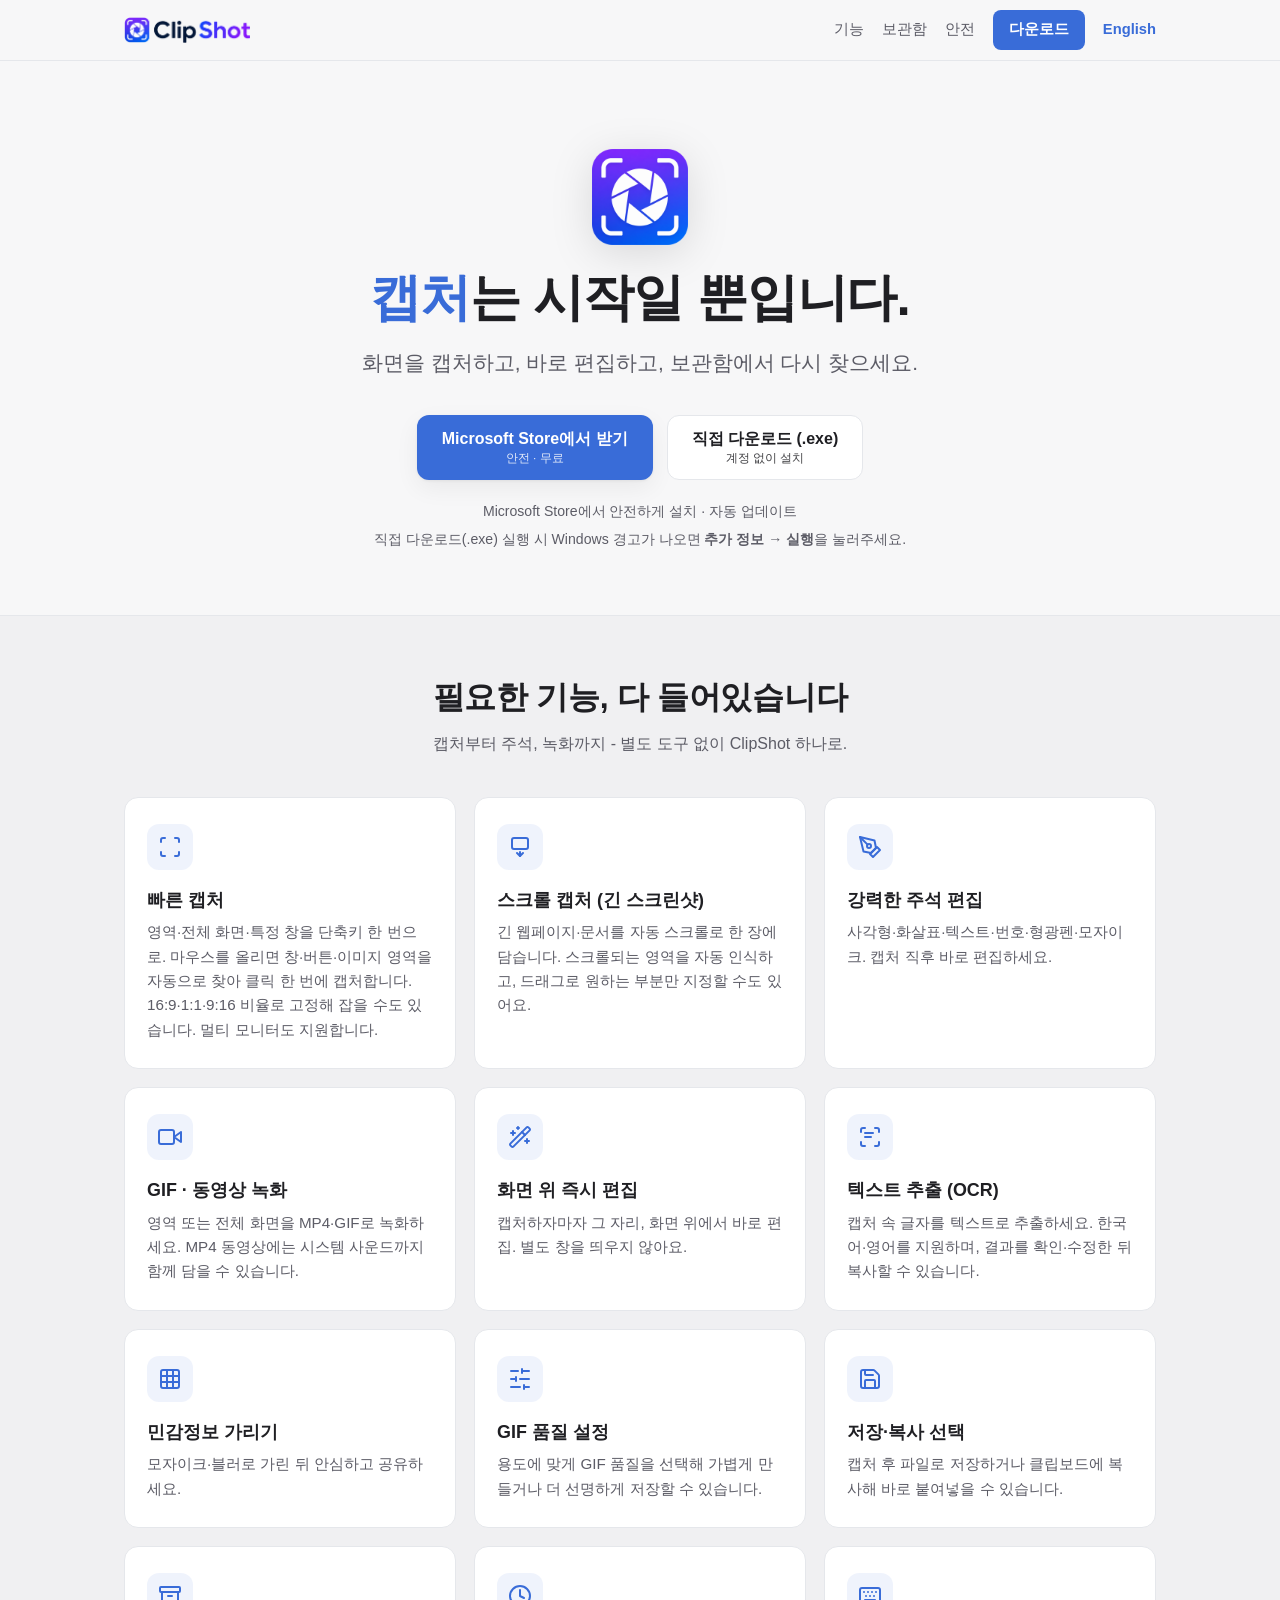
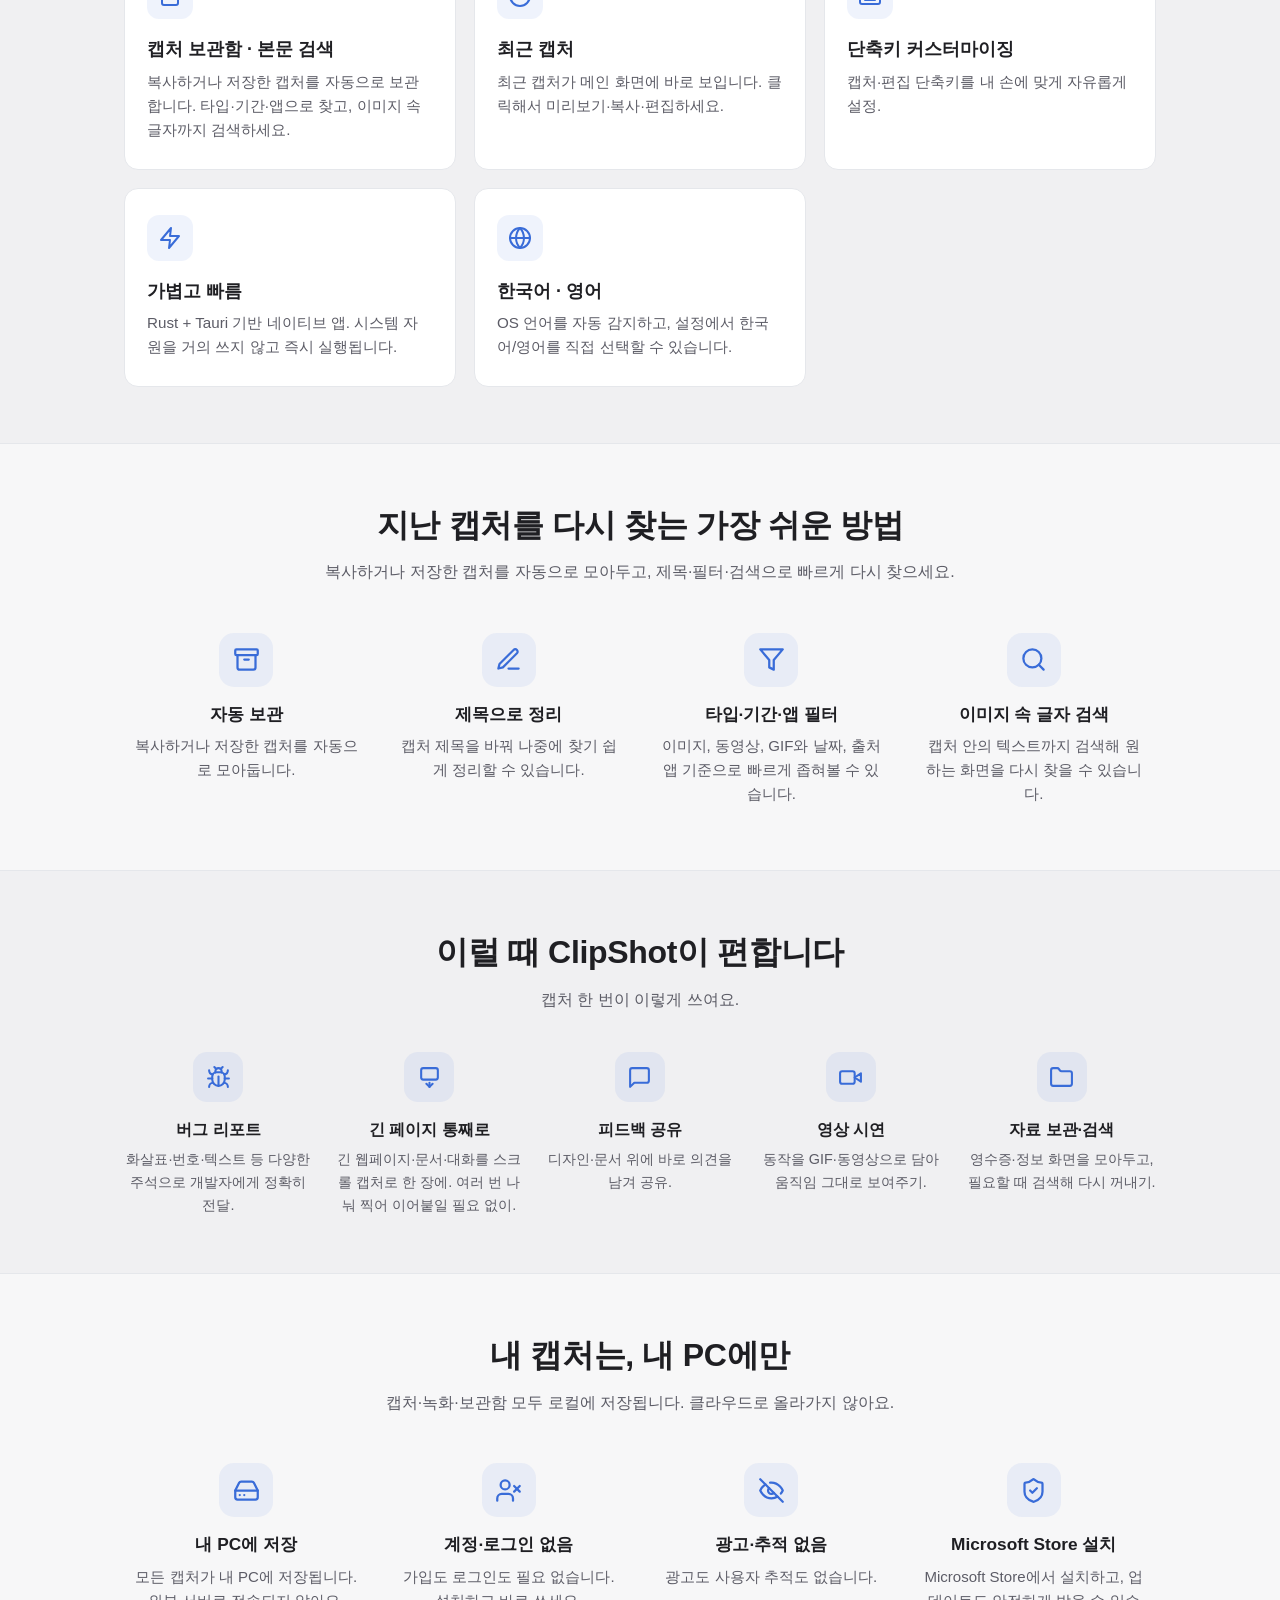
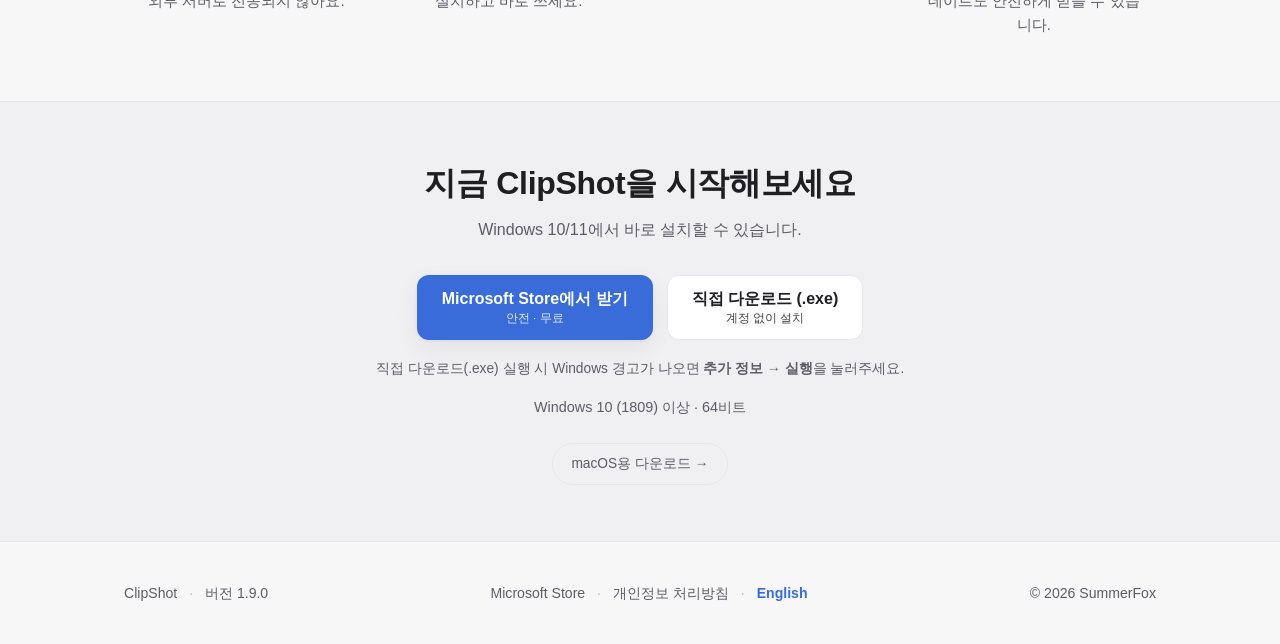
<file: index.html>
<!DOCTYPE html>
<html lang="ko">
<head>
  <meta charset="UTF-8" />
  <meta name="viewport" content="width=device-width, initial-scale=1.0" />
  <title>ClipShot - 캡처·GIF·화면 녹화</title>
  <meta name="description" content="화면을 캡처하고 주석을 달고 GIF·동영상으로 녹화하세요. 캡처는 보관함에 자동 저장되고 이미지 속 글자까지 검색됩니다. 빠르고 가벼운 Windows 10/11용 무료 화면 캡처 도구, ClipShot." />
  <meta property="og:title" content="ClipShot - 캡처·GIF·화면 녹화" />
  <meta property="og:description" content="캡처·주석·GIF/동영상 녹화 + 보관함 본문 검색을 한 번에. Windows 10/11 무료." />
  <meta property="og:type" content="website" />
  <meta property="og:url" content="https://clipshot-website.pages.dev/" />
  <meta property="og:image" content="https://clipshot-website.pages.dev/assets/og-image.png" />
  <meta property="og:image:width" content="1200" />
  <meta property="og:image:height" content="630" />
  <meta property="og:image:alt" content="ClipShot" />
  <meta name="twitter:card" content="summary_large_image" />
  <meta name="twitter:image" content="https://clipshot-website.pages.dev/assets/og-image.png" />
  <link rel="icon" type="image/png" href="assets/favicon.png" />
  <link rel="stylesheet" href="styles.css" />
</head>
<body>
  <header>
    <div class="wrap nav">
      <a href="/" class="nav-brand"><picture>
        <source srcset="assets/clipshot-wordmark-dark.png" media="(prefers-color-scheme: dark)" />
        <img src="assets/clipshot-wordmark.png" alt="ClipShot" />
      </picture></a>
      <nav class="nav-right">
        <a href="#features">기능</a>
        <a href="#archive">보관함</a>
        <a href="#safety">안전</a>
        <a class="nav-cta" href="#download">다운로드</a>
        <a class="lang-switch" href="en/">English</a>
      </nav>
    </div>
  </header>

  <main>
    <!-- 히어로 -->
    <section class="hero">
      <div class="wrap">
        <picture>
          <source srcset="assets/clipshot-logo-dark.png" media="(prefers-color-scheme: dark)" />
          <img class="hero-logo" src="assets/clipshot-logo.png" alt="ClipShot 로고" />
        </picture>
        <h1><span class="accent">캡처</span>는 시작일 뿐입니다.</h1>
        <p class="lead">화면을 캡처하고, 바로 편집하고, 보관함에서 다시 찾으세요.</p>
        <div class="os-win">
          <div class="cta">
            <a class="btn btn-primary btn-col" href="https://apps.microsoft.com/detail/9PPDRC62BRP4?hl=ko-kr&amp;gl=KR" target="_blank" rel="noopener">
              <span>Microsoft Store에서 받기</span>
              <span class="sub">안전 · 무료</span>
            </a>
            <a class="btn btn-secondary btn-col pc-only" href="/downloads/ClipShot_1.9.0_x64-setup.exe" download>
              <span>직접 다운로드 (.exe)</span>
              <span class="sub">계정 없이 설치</span>
            </a>
          </div>
          <p class="meta">Microsoft Store에서 안전하게 설치 · 자동 업데이트</p>
          <p class="meta pc-only">직접 다운로드(.exe) 실행 시 Windows 경고가 나오면 <strong>추가 정보 → 실행</strong>을 눌러주세요.</p>
        </div>
        <div class="os-mac" hidden>
          <div class="cta">
            <a class="btn btn-primary btn-col pc-only" href="/downloads/ClipShot_1.5.3_aarch64.dmg" download>
              <span>macOS 다운로드 (.dmg) <span class="beta-tag">베타</span></span>
              <span class="sub">Apple Silicon · 무료</span>
            </a>
          </div>
          <p class="meta pc-only">미공증 베타 · 설치에 터미널 1줄 필요(<a href="#mac-guide">설치 안내 ↓</a>) · macOS 14+ · Apple Silicon</p>
        </div>
        <p class="meta mobile-only">ClipShot은 PC 전용 앱입니다. PC(Windows·macOS)에서 접속하면 설치할 수 있습니다.</p>
      </div>
    </section>

    <!-- 기능 -->
    <section id="features">
      <div class="wrap">
        <h2 class="section-title">필요한 기능, 다 들어있습니다</h2>
        <p class="section-sub">캡처부터 주석, 녹화까지 - 별도 도구 없이 ClipShot 하나로.</p>
        <div class="features">
          <div class="card">
            <div class="icon"><svg viewBox="0 0 24 24" fill="none" stroke="currentColor" stroke-width="2" stroke-linecap="round" stroke-linejoin="round"><path d="M3 7V5a2 2 0 0 1 2-2h2M17 3h2a2 2 0 0 1 2 2v2M21 17v2a2 2 0 0 1-2 2h-2M7 21H5a2 2 0 0 1-2-2v-2"/></svg></div>
            <h3>빠른 캡처</h3>
            <p>영역·전체 화면·특정 창을 단축키 한 번으로. 마우스를 올리면 창·버튼·이미지 영역을 자동으로 찾아 클릭 한 번에 캡처합니다. 16:9·1:1·9:16 비율로 고정해 잡을 수도 있습니다. 멀티 모니터도 지원합니다.</p>          </div>
          <div class="card">
            <div class="icon"><svg viewBox="0 0 24 24" fill="none" stroke="currentColor" stroke-width="2" stroke-linecap="round" stroke-linejoin="round"><rect x="4" y="3" width="16" height="11" rx="2"/><path d="M12 17v4"/><path d="m9 18 3 3 3-3"/></svg></div>
            <h3>스크롤 캡처 (긴 스크린샷)</h3>
            <p>긴 웹페이지·문서를 자동 스크롤로 한 장에 담습니다. 스크롤되는 영역을 자동 인식하고, 드래그로 원하는 부분만 지정할 수도 있어요.</p>
          </div>
          <div class="card">
            <div class="icon"><svg viewBox="0 0 24 24" fill="none" stroke="currentColor" stroke-width="2" stroke-linecap="round" stroke-linejoin="round"><path d="M12 19l7-7 3 3-7 7-3-3z"/><path d="M18 13l-1.5-7.5L2 2l3.5 14.5L13 18l5-5z"/><path d="M2 2l7.586 7.586"/><circle cx="11" cy="11" r="2"/></svg></div>
            <h3>강력한 주석 편집</h3>
            <p>사각형·화살표·텍스트·번호·형광펜·모자이크. 캡처 직후 바로 편집하세요.</p>
          </div>
          <div class="card">
            <div class="icon"><svg viewBox="0 0 24 24" fill="none" stroke="currentColor" stroke-width="2" stroke-linecap="round" stroke-linejoin="round"><path d="M23 7l-7 5 7 5V7z"/><rect x="1" y="5" width="15" height="14" rx="2" ry="2"/></svg></div>
            <h3>GIF · 동영상 녹화</h3>
            <p>영역 또는 전체 화면을 MP4·GIF로 녹화하세요. MP4 동영상에는 시스템 사운드까지 함께 담을 수 있습니다.</p>          </div>
          <div class="card">
            <div class="icon"><svg viewBox="0 0 24 24" fill="none" stroke="currentColor" stroke-width="2" stroke-linecap="round" stroke-linejoin="round"><path d="m21.64 3.64-1.28-1.28a1.21 1.21 0 0 0-1.72 0L2.36 18.64a1.21 1.21 0 0 0 0 1.72l1.28 1.28a1.2 1.2 0 0 0 1.72 0L21.64 5.36a1.2 1.2 0 0 0 0-1.72Z"/><path d="m14 7 3 3"/><path d="M5 6v4"/><path d="M19 14v4"/><path d="M10 2v2"/><path d="M7 8H3"/><path d="M21 16h-4"/><path d="M11 3H9"/></svg></div>
            <h3>화면 위 즉시 편집</h3>
            <p>캡처하자마자 그 자리, 화면 위에서 바로 편집. 별도 창을 띄우지 않아요.</p>
          </div>
          <div class="card">
            <div class="icon"><svg viewBox="0 0 24 24" fill="none" stroke="currentColor" stroke-width="2" stroke-linecap="round" stroke-linejoin="round"><path d="M3 7V5a2 2 0 0 1 2-2h2"/><path d="M17 3h2a2 2 0 0 1 2 2v2"/><path d="M21 17v2a2 2 0 0 1-2 2h-2"/><path d="M7 21H5a2 2 0 0 1-2-2v-2"/><path d="M7 8h8"/><path d="M7 12h6"/></svg></div>
            <h3>텍스트 추출 (OCR)</h3>
            <p>캡처 속 글자를 텍스트로 추출하세요. 한국어·영어를 지원하며, 결과를 확인·수정한 뒤 복사할 수 있습니다.</p>
          </div>
          <div class="card">
            <div class="icon"><svg viewBox="0 0 24 24" fill="none" stroke="currentColor" stroke-width="2" stroke-linecap="round" stroke-linejoin="round"><rect width="18" height="18" x="3" y="3" rx="2"/><path d="M3 9h18"/><path d="M3 15h18"/><path d="M9 3v18"/><path d="M15 3v18"/></svg></div>
            <h3>민감정보 가리기</h3>
            <p>모자이크·블러로 가린 뒤 안심하고 공유하세요.</p>
          </div>
          <div class="card">
            <div class="icon"><svg viewBox="0 0 24 24" fill="none" stroke="currentColor" stroke-width="2" stroke-linecap="round" stroke-linejoin="round"><line x1="21" x2="14" y1="4" y2="4"/><line x1="10" x2="3" y1="4" y2="4"/><line x1="21" x2="12" y1="12" y2="12"/><line x1="8" x2="3" y1="12" y2="12"/><line x1="21" x2="16" y1="20" y2="20"/><line x1="12" x2="3" y1="20" y2="20"/><line x1="14" x2="14" y1="2" y2="6"/><line x1="8" x2="8" y1="10" y2="14"/><line x1="16" x2="16" y1="18" y2="22"/></svg></div>
            <h3>GIF 품질 설정</h3>
            <p>용도에 맞게 GIF 품질을 선택해 가볍게 만들거나 더 선명하게 저장할 수 있습니다.</p>
          </div>
          <div class="card">
            <div class="icon"><svg viewBox="0 0 24 24" fill="none" stroke="currentColor" stroke-width="2" stroke-linecap="round" stroke-linejoin="round"><path d="M15.2 3a2 2 0 0 1 1.4.6l3.8 3.8a2 2 0 0 1 .6 1.4V19a2 2 0 0 1-2 2H5a2 2 0 0 1-2-2V5a2 2 0 0 1 2-2z"/><path d="M17 21v-7a1 1 0 0 0-1-1H8a1 1 0 0 0-1 1v7"/><path d="M7 3v4a1 1 0 0 0 1 1h7"/></svg></div>
            <h3>저장·복사 선택</h3>
            <p>캡처 후 파일로 저장하거나 클립보드에 복사해 바로 붙여넣을 수 있습니다.</p>
          </div>
          <div class="card">
            <div class="icon"><svg viewBox="0 0 24 24" fill="none" stroke="currentColor" stroke-width="2" stroke-linecap="round" stroke-linejoin="round"><rect width="20" height="5" x="2" y="3" rx="1"/><path d="M4 8v11a2 2 0 0 0 2 2h12a2 2 0 0 0 2-2V8"/><path d="M10 12h4"/></svg></div>
            <h3>캡처 보관함 · 본문 검색</h3>
            <p>복사하거나 저장한 캡처를 자동으로 보관합니다. 타입·기간·앱으로 찾고, 이미지 속 글자까지 검색하세요.</p>
          </div>
          <div class="card">
            <div class="icon"><svg viewBox="0 0 24 24" fill="none" stroke="currentColor" stroke-width="2" stroke-linecap="round" stroke-linejoin="round"><circle cx="12" cy="12" r="10"/><polyline points="12 6 12 12 16 14"/></svg></div>
            <h3>최근 캡처</h3>
            <p>최근 캡처가 메인 화면에 바로 보입니다. 클릭해서 미리보기·복사·편집하세요.</p>
          </div>
          <div class="card">
            <div class="icon"><svg viewBox="0 0 24 24" fill="none" stroke="currentColor" stroke-width="2" stroke-linecap="round" stroke-linejoin="round"><rect width="20" height="16" x="2" y="4" rx="2"/><path d="M6 8h.01"/><path d="M10 8h.01"/><path d="M14 8h.01"/><path d="M18 8h.01"/><path d="M8 12h.01"/><path d="M12 12h.01"/><path d="M16 12h.01"/><path d="M7 16h10"/></svg></div>
            <h3>단축키 커스터마이징</h3>
            <p>캡처·편집 단축키를 내 손에 맞게 자유롭게 설정.</p>
          </div>
          <div class="card">
            <div class="icon"><svg viewBox="0 0 24 24" fill="none" stroke="currentColor" stroke-width="2" stroke-linecap="round" stroke-linejoin="round"><path d="M13 2L3 14h9l-1 8 10-12h-9l1-8z"/></svg></div>
            <h3>가볍고 빠름</h3>
            <p>Rust + Tauri 기반 네이티브 앱. 시스템 자원을 거의 쓰지 않고 즉시 실행됩니다.</p>
          </div>
          <div class="card">
            <div class="icon"><svg viewBox="0 0 24 24" fill="none" stroke="currentColor" stroke-width="2" stroke-linecap="round" stroke-linejoin="round"><circle cx="12" cy="12" r="10"/><line x1="2" y1="12" x2="22" y2="12"/><path d="M12 2a15.3 15.3 0 0 1 4 10 15.3 15.3 0 0 1-4 10 15.3 15.3 0 0 1-4-10 15.3 15.3 0 0 1 4-10z"/></svg></div>
            <h3>한국어 · 영어</h3>
            <p>OS 언어를 자동 감지하고, 설정에서 한국어/영어를 직접 선택할 수 있습니다.</p>
          </div>
        </div>
      </div>
    </section>

    <!-- 보관함 -->
    <section id="archive" class="archive">
      <div class="wrap">
        <h2 class="section-title">지난 캡처를 다시 찾는 가장 쉬운 방법</h2>
        <p class="section-sub">복사하거나 저장한 캡처를 자동으로 모아두고, 제목·필터·검색으로 빠르게 다시 찾으세요.</p>
        <div class="trust">
          <div class="trust-item">
            <div class="trust-ico"><svg viewBox="0 0 24 24" fill="none" stroke="currentColor" stroke-width="2" stroke-linecap="round" stroke-linejoin="round"><rect width="20" height="5" x="2" y="3" rx="1"/><path d="M4 8v11a2 2 0 0 0 2 2h12a2 2 0 0 0 2-2V8"/><path d="M10 12h4"/></svg></div>
            <h3>자동 보관</h3>
            <p>복사하거나 저장한 캡처를 자동으로 모아둡니다.</p>
          </div>
          <div class="trust-item">
            <div class="trust-ico"><svg viewBox="0 0 24 24" fill="none" stroke="currentColor" stroke-width="2" stroke-linecap="round" stroke-linejoin="round"><path d="M12 20h9"/><path d="M16.5 3.5a2.121 2.121 0 0 1 3 3L7 19l-4 1 1-4Z"/></svg></div>
            <h3>제목으로 정리</h3>
            <p>캡처 제목을 바꿔 나중에 찾기 쉽게 정리할 수 있습니다.</p>
          </div>
          <div class="trust-item">
            <div class="trust-ico"><svg viewBox="0 0 24 24" fill="none" stroke="currentColor" stroke-width="2" stroke-linecap="round" stroke-linejoin="round"><polygon points="22 3 2 3 10 12.46 10 19 14 21 14 12.46 22 3"/></svg></div>
            <h3>타입·기간·앱 필터</h3>
            <p>이미지, 동영상, GIF와 날짜, 출처 앱 기준으로 빠르게 좁혀볼 수 있습니다.</p>
          </div>
          <div class="trust-item">
            <div class="trust-ico"><svg viewBox="0 0 24 24" fill="none" stroke="currentColor" stroke-width="2" stroke-linecap="round" stroke-linejoin="round"><circle cx="11" cy="11" r="8"/><path d="m21 21-4.3-4.3"/></svg></div>
            <h3>이미지 속 글자 검색</h3>
            <p>캡처 안의 텍스트까지 검색해 원하는 화면을 다시 찾을 수 있습니다.</p>
          </div>
        </div>
      </div>
    </section>

    <!-- 사용 시나리오 -->
    <section class="usecases-sec">
      <div class="wrap">
        <h2 class="section-title">이럴 때 ClipShot이 편합니다</h2>
        <p class="section-sub">캡처 한 번이 이렇게 쓰여요.</p>
        <div class="usecases">
          <div class="usecase">
            <div class="uc-ico"><svg viewBox="0 0 24 24" fill="none" stroke="currentColor" stroke-width="2" stroke-linecap="round" stroke-linejoin="round"><path d="m8 2 1.88 1.88"/><path d="M14.12 3.88 16 2"/><path d="M9 7.13v-1a3.003 3.003 0 1 1 6 0v1"/><path d="M12 20c-3.3 0-6-2.7-6-6v-3a4 4 0 0 1 4-4h4a4 4 0 0 1 4 4v3c0 3.3-2.7 6-6 6"/><path d="M12 20v-9"/><path d="M6.53 9C4.6 8.8 3 7.1 3 5"/><path d="M6 13H2"/><path d="M3 21c0-2.1 1.7-3.9 3.8-4"/><path d="M20.97 5c0 2.1-1.6 3.8-3.5 4"/><path d="M22 13h-4"/><path d="M17.2 17c2.1.1 3.8 1.9 3.8 4"/></svg></div>
            <h3>버그 리포트</h3>
            <p>화살표·번호·텍스트 등 다양한 주석으로 개발자에게 정확히 전달.</p>
          </div>
          <div class="usecase">
            <div class="uc-ico"><svg viewBox="0 0 24 24" fill="none" stroke="currentColor" stroke-width="2" stroke-linecap="round" stroke-linejoin="round"><rect x="4" y="3" width="16" height="11" rx="2"/><path d="M12 17v4"/><path d="m9 18 3 3 3-3"/></svg></div>
            <h3>긴 페이지 통째로</h3>
            <p>긴 웹페이지·문서·대화를 스크롤 캡처로 한 장에. 여러 번 나눠 찍어 이어붙일 필요 없이.</p>
          </div>
          <div class="usecase">
            <div class="uc-ico"><svg viewBox="0 0 24 24" fill="none" stroke="currentColor" stroke-width="2" stroke-linecap="round" stroke-linejoin="round"><path d="M21 15a2 2 0 0 1-2 2H7l-4 4V5a2 2 0 0 1 2-2h14a2 2 0 0 1 2 2z"/></svg></div>
            <h3>피드백 공유</h3>
            <p>디자인·문서 위에 바로 의견을 남겨 공유.</p>
          </div>
          <div class="usecase">
            <div class="uc-ico"><svg viewBox="0 0 24 24" fill="none" stroke="currentColor" stroke-width="2" stroke-linecap="round" stroke-linejoin="round"><path d="m22 8-6 4 6 4V8Z"/><rect width="14" height="12" x="2" y="6" rx="2"/></svg></div>
            <h3>영상 시연</h3>
            <p>동작을 GIF·동영상으로 담아 움직임 그대로 보여주기.</p>
          </div>
          <div class="usecase">
            <div class="uc-ico"><svg viewBox="0 0 24 24" fill="none" stroke="currentColor" stroke-width="2" stroke-linecap="round" stroke-linejoin="round"><path d="M20 20a2 2 0 0 0 2-2V8a2 2 0 0 0-2-2h-7.9a2 2 0 0 1-1.69-.9L9.6 3.9A2 2 0 0 0 7.93 3H4a2 2 0 0 0-2 2v13a2 2 0 0 0 2 2Z"/></svg></div>
            <h3>자료 보관·검색</h3>
            <p>영수증·정보 화면을 모아두고, 필요할 때 검색해 다시 꺼내기.</p>
          </div>
        </div>
      </div>
    </section>

    <!-- 개인정보·로컬 -->
    <section id="safety" class="privacy">
      <div class="wrap">
        <h2 class="section-title">내 캡처는, 내 PC에만</h2>
        <p class="section-sub">캡처·녹화·보관함 모두 로컬에 저장됩니다. 클라우드로 올라가지 않아요.</p>
        <div class="trust">
          <div class="trust-item">
            <div class="trust-ico"><svg viewBox="0 0 24 24" fill="none" stroke="currentColor" stroke-width="2" stroke-linecap="round" stroke-linejoin="round"><line x1="22" x2="2" y1="12" y2="12"/><path d="M5.45 5.11 2 12v6a2 2 0 0 0 2 2h16a2 2 0 0 0 2-2v-6l-3.45-6.89A2 2 0 0 0 16.76 4H7.24a2 2 0 0 0-1.79 1.11z"/><line x1="6" x2="6.01" y1="16" y2="16"/><line x1="10" x2="10.01" y1="16" y2="16"/></svg></div>
            <h3>내 PC에 저장</h3>
            <p>모든 캡처가 내 PC에 저장됩니다. 외부 서버로 전송되지 않아요.</p>
          </div>
          <div class="trust-item">
            <div class="trust-ico"><svg viewBox="0 0 24 24" fill="none" stroke="currentColor" stroke-width="2" stroke-linecap="round" stroke-linejoin="round"><path d="M16 21v-2a4 4 0 0 0-4-4H6a4 4 0 0 0-4 4v2"/><circle cx="9" cy="7" r="4"/><line x1="17" x2="22" y1="8" y2="13"/><line x1="22" x2="17" y1="8" y2="13"/></svg></div>
            <h3>계정·로그인 없음</h3>
            <p>가입도 로그인도 필요 없습니다. 설치하고 바로 쓰세요.</p>
          </div>
          <div class="trust-item">
            <div class="trust-ico"><svg viewBox="0 0 24 24" fill="none" stroke="currentColor" stroke-width="2" stroke-linecap="round" stroke-linejoin="round"><path d="M9.88 9.88a3 3 0 1 0 4.24 4.24"/><path d="M10.73 5.08A10.43 10.43 0 0 1 12 5c7 0 10 7 10 7a13.16 13.16 0 0 1-1.67 2.68"/><path d="M6.61 6.61A13.526 13.526 0 0 0 2 12s3 7 10 7a9.74 9.74 0 0 0 5.39-1.61"/><line x1="2" x2="22" y1="2" y2="22"/></svg></div>
            <h3>광고·추적 없음</h3>
            <p>광고도 사용자 추적도 없습니다.</p>
          </div>
          <div class="trust-item">
            <div class="trust-ico"><svg viewBox="0 0 24 24" fill="none" stroke="currentColor" stroke-width="2" stroke-linecap="round" stroke-linejoin="round"><path d="M20 13c0 5-3.5 7.5-7.66 8.95a1 1 0 0 1-.67-.01C7.5 20.5 4 18 4 13V6a1 1 0 0 1 1-1c2 0 4.5-1.2 6.24-2.72a1.17 1.17 0 0 1 1.52 0C14.51 3.81 17 5 19 5a1 1 0 0 1 1 1z"/><path d="m9 12 2 2 4-4"/></svg></div>
            <h3>Microsoft Store 설치</h3>
            <p>Microsoft Store에서 설치하고, 업데이트도 안전하게 받을 수 있습니다.</p>
          </div>
        </div>
      </div>
    </section>

    <!-- 다운로드 -->
    <section id="download" class="download">
      <div class="wrap">
        <h2 class="section-title">지금 ClipShot을 시작해보세요</h2>
        <p class="section-sub" id="dlSub">Windows 10/11에서 바로 설치할 수 있습니다.</p>
        <p class="note mobile-only">ClipShot은 PC 전용 앱입니다. PC(Windows·macOS)에서 접속하면 설치할 수 있습니다.</p>

        <!-- Windows -->
        <div class="os-block os-win" id="dl-windows">
          <div class="cta">
            <a class="btn btn-primary btn-col" href="https://apps.microsoft.com/detail/9PPDRC62BRP4?hl=ko-kr&amp;gl=KR" target="_blank" rel="noopener">
              <span>Microsoft Store에서 받기</span>
              <span class="sub">안전 · 무료</span>
            </a>
            <a class="btn btn-secondary btn-col pc-only" href="/downloads/ClipShot_1.9.0_x64-setup.exe" download>
              <span>직접 다운로드 (.exe)</span>
              <span class="sub">계정 없이 설치</span>
            </a>
          </div>
          <p class="note pc-only">직접 다운로드(.exe) 실행 시 Windows 경고가 나오면 <strong>추가 정보 → 실행</strong>을 눌러주세요.</p>
          <p class="sysreq">Windows 10 (1809) 이상 · 64비트</p>
          <button type="button" class="os-switch" data-os="mac">macOS용 다운로드 →</button>
        </div>
        <!-- macOS (베타) -->
        <div class="os-block os-mac" id="dl-mac" hidden>
          <div class="cta">
            <a class="btn btn-primary btn-col pc-only" href="/downloads/ClipShot_1.5.3_aarch64.dmg" download>
              <span>macOS 다운로드 (.dmg) <span class="beta-tag">베타</span></span>
              <span class="sub">Apple Silicon · 무료</span>
            </a>
          </div>
          <div class="mac-guide pc-only" id="mac-guide">
            <p class="note"><strong>지인 베타 (미공증)</strong> — 더블클릭하면 <strong>“손상되었기 때문에 열 수 없습니다”</strong> 가 떠요. 앱이 망가진 게 아니라 Apple 공증 전이라 막히는 거예요. 아래 <strong>2단계</strong>면 됩니다:</p>
            <ol class="mac-steps">
              <li>받은 <code>ClipShot_1.5.3_aarch64.dmg</code> 를 열고 <strong>ClipShot 을 “응용 프로그램”으로 드래그</strong>.</li>
              <li><strong>터미널</strong>(Spotlight <kbd>⌘ Space</kbd> → “터미널”)에 아래 한 줄을 붙여넣어 실행:</li>
            </ol>
            <div class="cmd-row">
              <code class="cmd">xattr -dr com.apple.quarantine "/Applications/ClipShot.app"</code>
              <button type="button" class="cmd-copy" data-copied="복사됨!">복사</button>
            </div>
            <p class="note">이제 <strong>응용 프로그램에서 ClipShot 더블클릭</strong> → 정상 실행. 첫 캡처 때 <strong>화면 기록 권한</strong> 한 번 허용하면 끝.</p>
          </div>
          <p class="sysreq">macOS 14 (Sonoma) 이상 · Apple Silicon (M1 이상)</p>
          <button type="button" class="os-switch" data-os="windows">Windows용 다운로드 →</button>
        </div>
      </div>
    </section>
  </main>

  <script>
    // 방문자 OS 감지 → 해당 플랫폼(히어로 + 다운로드) 노출, 반대 OS는 전환 버튼으로 접근.
    (function () {
      var ua = navigator.userAgent || '';
      var isMac = /Mac/i.test(ua) && !/iPhone|iPad|iPod/i.test(ua);
      // 모바일에선 설치 파일 다운로드가 무의미 → 다운로드 버튼·안내 숨기고 PC 전용 안내 노출
      // (최신 아이패드는 UA가 Mac으로 잡히므로 터치포인트로 구분)
      if (/Android|iPhone|iPad|iPod|Windows Phone/i.test(ua) || (/Mac/i.test(ua) && navigator.maxTouchPoints > 1)) document.documentElement.className += ' is-mobile';
      var sub = document.getElementById('dlSub');
      function toggle(sel, on) {
        var els = document.querySelectorAll(sel);
        for (var i = 0; i < els.length; i++) els[i].hidden = !on;
      }
      function show(os) {
        var onMac = os === 'mac';
        toggle('.os-win', !onMac);
        toggle('.os-mac', onMac);
        if (sub) sub.textContent = onMac
          ? 'macOS 14 이상 · Apple Silicon에서 바로 설치할 수 있습니다.'
          : 'Windows 10/11에서 바로 설치할 수 있습니다.';
      }
      show(isMac ? 'mac' : 'windows');
      var btns = document.querySelectorAll('.os-switch');
      for (var i = 0; i < btns.length; i++) {
        btns[i].addEventListener('click', function () {
          show(this.getAttribute('data-os'));
          document.getElementById('download').scrollIntoView({ behavior: 'smooth', block: 'start' });
        });
      }
    })();

    // 명령어 복사 버튼
    (function () {
      var btns = document.querySelectorAll('.cmd-copy');
      for (var i = 0; i < btns.length; i++) {
        (function (b) {
          var orig = b.textContent;
          b.addEventListener('click', function () {
            var cmd = b.parentElement.querySelector('.cmd');
            if (!cmd || !navigator.clipboard) return;
            navigator.clipboard.writeText(cmd.textContent.trim()).then(function () {
              b.textContent = b.getAttribute('data-copied') || 'OK';
              b.classList.add('copied');
              setTimeout(function () { b.textContent = orig; b.classList.remove('copied'); }, 1500);
            }).catch(function () {});
          });
        })(btns[i]);
      }
    })();
  </script>

  <footer>
    <div class="wrap foot">
      <div><a href="/">ClipShot</a> <span class="dot">·</span> 버전 <span id="appVersion">1.9.0</span></div>
      <div>
        <a href="https://apps.microsoft.com/detail/9PPDRC62BRP4?hl=ko-kr&amp;gl=KR" target="_blank" rel="noopener">Microsoft Store</a>
        <span class="dot">·</span>
        <a href="/privacy.html">개인정보 처리방침</a>
        <span class="dot">·</span>
        <a class="lang-switch" href="en/">English</a>
      </div>
      <div>© 2026 SummerFox</div>
    </div>
  </footer>
  <script>
    // 버전 단일 소스: /version.json (앱 업데이트 시 이 파일 한 곳만 갱신 → ko/en 동시 반영).
    fetch('/version.json').then(function (r) { return r.json(); }).then(function (d) {
      if (d && d.version) {
        var el = document.getElementById('appVersion');
        if (el) el.textContent = d.version;
      }
    }).catch(function () {});
  </script>
</body>
</html>
</file>
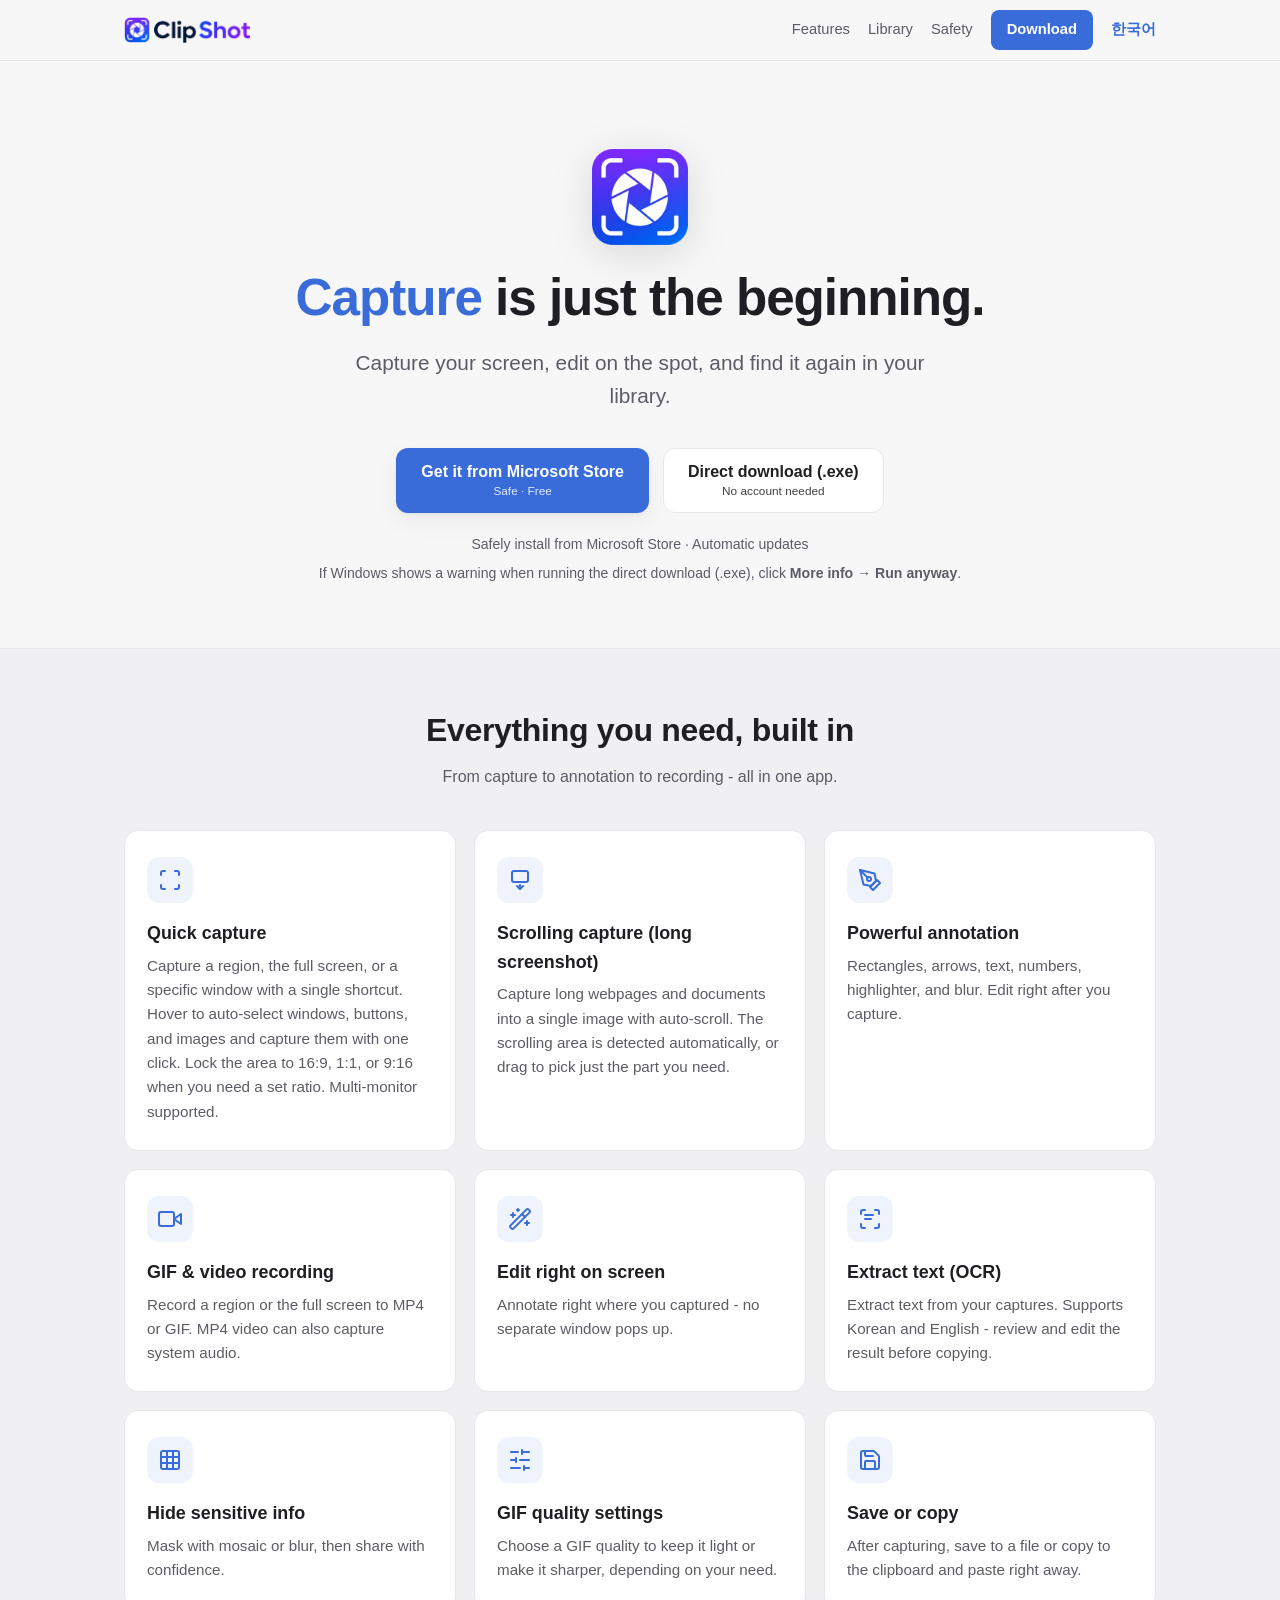
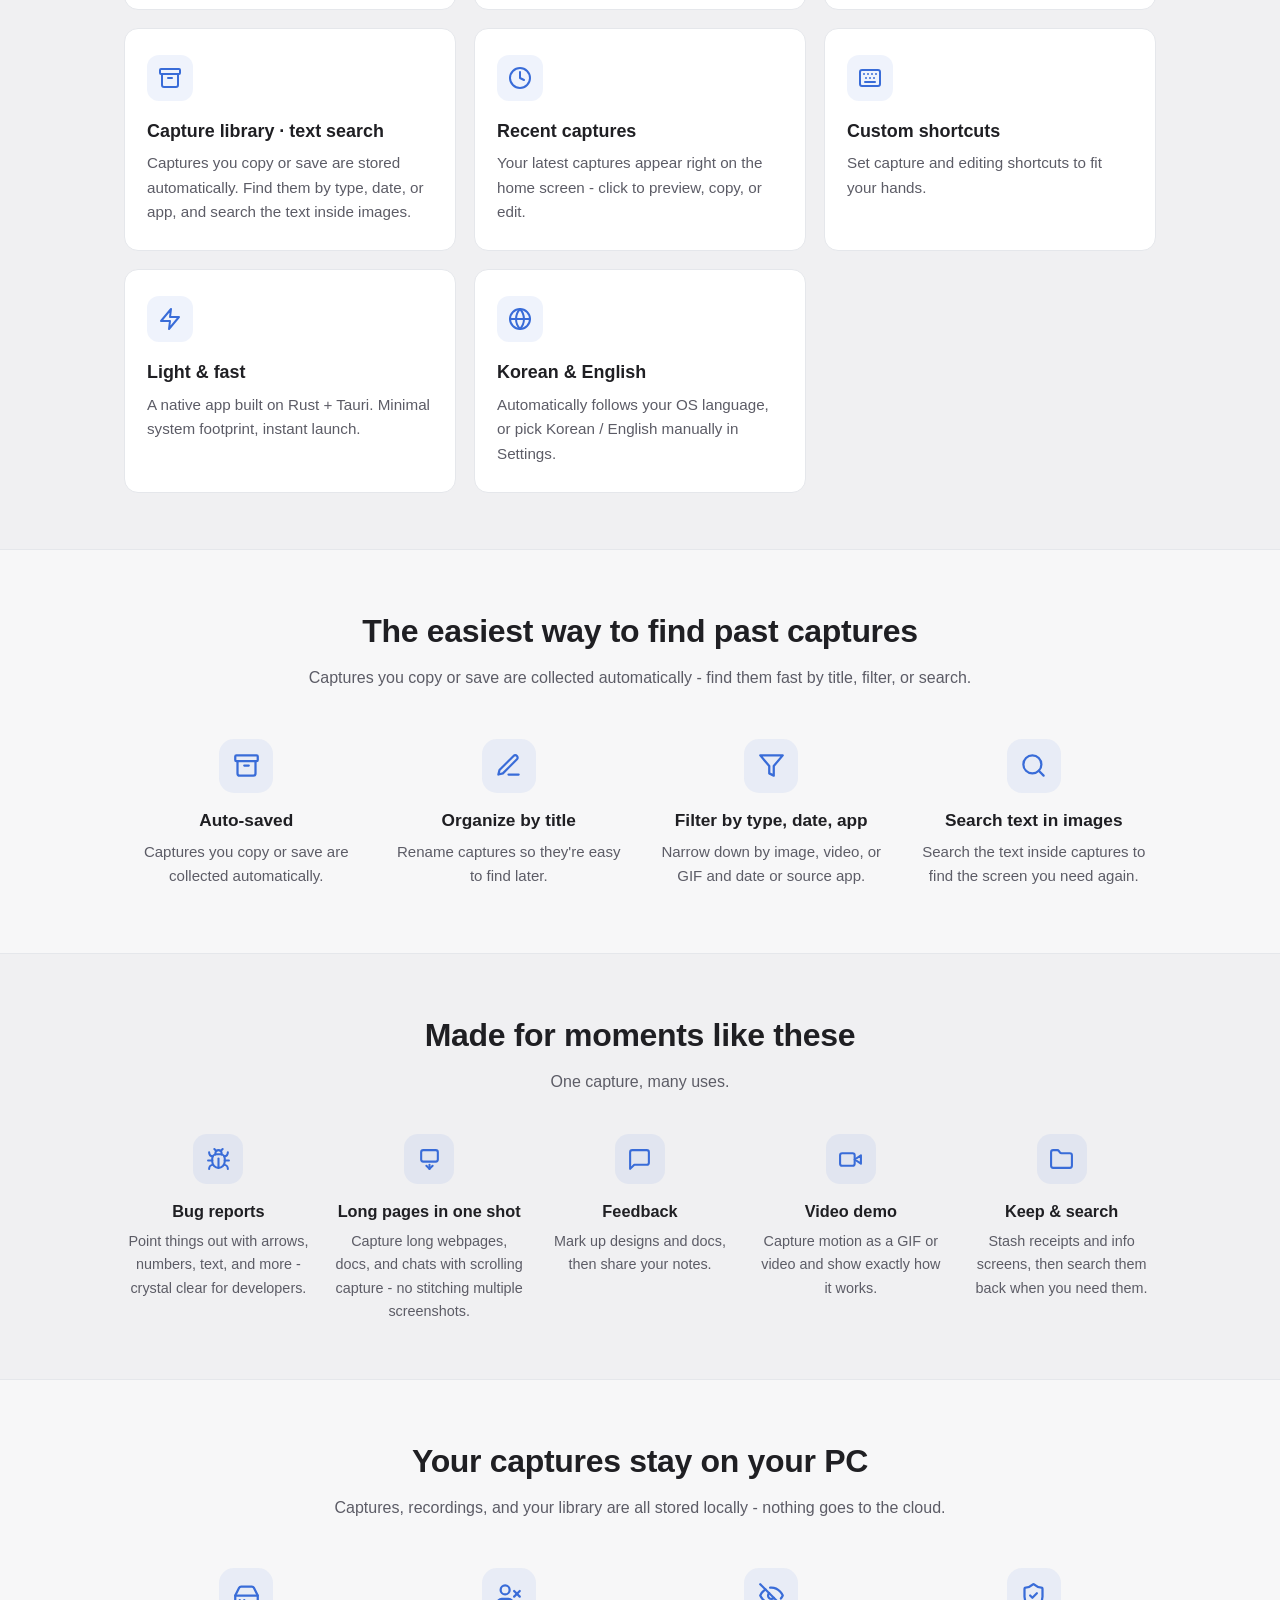
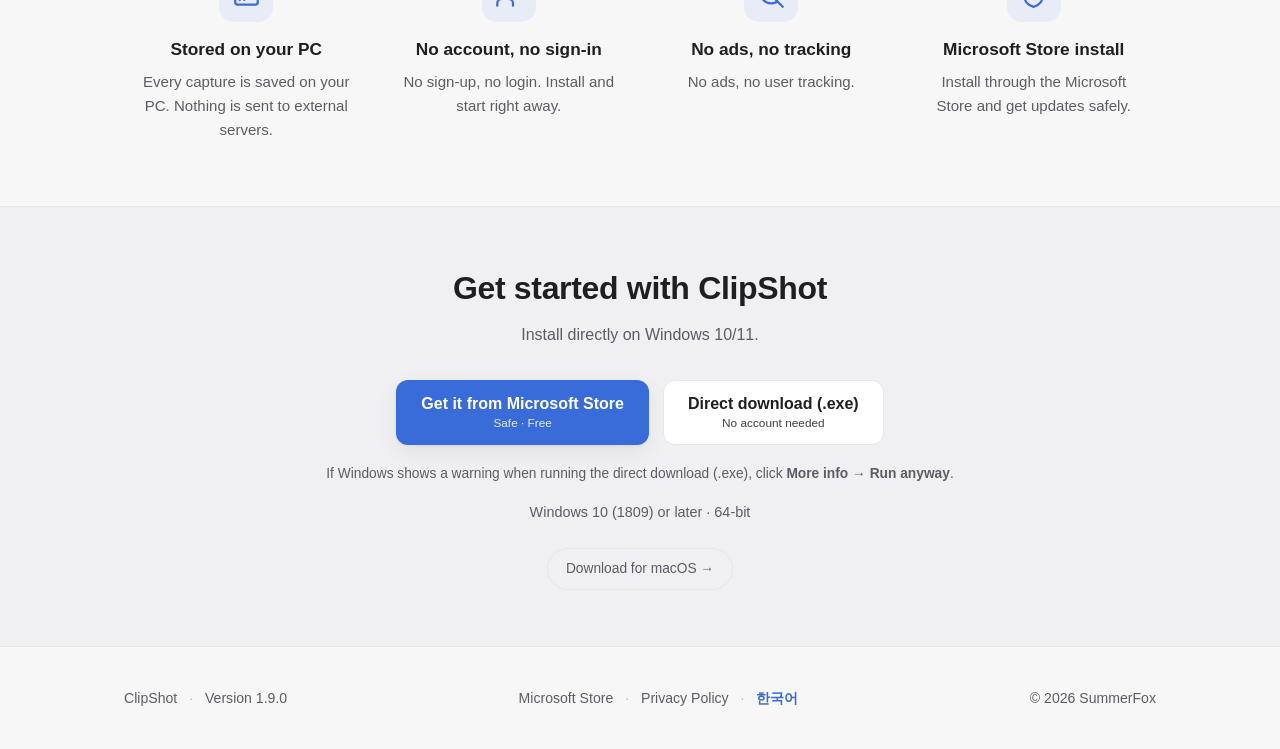
<file: en/index.html>
<!DOCTYPE html>
<html lang="en">
<head>
  <meta charset="UTF-8" />
  <meta name="viewport" content="width=device-width, initial-scale=1.0" />
  <title>ClipShot - Capture · GIF · Screen Recording</title>
  <meta name="description" content="Capture your screen, annotate, and record to GIF or video. Captures are auto-saved to a searchable library - even the text inside images. A fast, lightweight, free screen capture tool for Windows 10/11 - ClipShot." />
  <meta property="og:title" content="ClipShot - Capture · GIF · Screen Recording" />
  <meta property="og:description" content="Capture, annotate, record to GIF/video, plus a searchable capture library - all in one. Free for Windows 10/11." />
  <meta property="og:type" content="website" />
  <meta property="og:url" content="https://clipshot-website.pages.dev/en/" />
  <meta property="og:image" content="https://clipshot-website.pages.dev/assets/og-image.png" />
  <meta property="og:image:width" content="1200" />
  <meta property="og:image:height" content="630" />
  <meta property="og:image:alt" content="ClipShot" />
  <meta name="twitter:card" content="summary_large_image" />
  <meta name="twitter:image" content="https://clipshot-website.pages.dev/assets/og-image.png" />
  <link rel="icon" type="image/png" href="../assets/favicon.png" />
  <link rel="stylesheet" href="../styles.css" />
</head>
<body>
  <header>
    <div class="wrap nav">
      <a href="/en/" class="nav-brand"><picture>
        <source srcset="../assets/clipshot-wordmark-dark.png" media="(prefers-color-scheme: dark)" />
        <img src="../assets/clipshot-wordmark.png" alt="ClipShot" />
      </picture></a>
      <nav class="nav-right">
        <a href="#features">Features</a>
        <a href="#archive">Library</a>
        <a href="#safety">Safety</a>
        <a class="nav-cta" href="#download">Download</a>
        <a class="lang-switch" href="../">한국어</a>
      </nav>
    </div>
  </header>

  <main>
    <!-- Hero -->
    <section class="hero">
      <div class="wrap">
        <picture>
          <source srcset="../assets/clipshot-logo-dark.png" media="(prefers-color-scheme: dark)" />
          <img class="hero-logo" src="../assets/clipshot-logo.png" alt="ClipShot logo" />
        </picture>
        <h1><span class="accent">Capture</span> is just the beginning.</h1>
        <p class="lead">Capture your screen, edit on the spot, and find it again in your library.</p>
        <div class="os-win">
          <div class="cta">
            <a class="btn btn-primary btn-col" href="https://apps.microsoft.com/detail/9PPDRC62BRP4?hl=en-us&amp;gl=US" target="_blank" rel="noopener">
              <span>Get it from Microsoft Store</span>
              <span class="sub">Safe · Free</span>
            </a>
            <a class="btn btn-secondary btn-col pc-only" href="/downloads/ClipShot_1.9.0_x64-setup.exe" download>
              <span>Direct download (.exe)</span>
              <span class="sub">No account needed</span>
            </a>
          </div>
          <p class="meta">Safely install from Microsoft Store · Automatic updates</p>
          <p class="meta pc-only">If Windows shows a warning when running the direct download (.exe), click <strong>More info → Run anyway</strong>.</p>
        </div>
        <div class="os-mac" hidden>
          <div class="cta">
            <a class="btn btn-primary btn-col pc-only" href="/downloads/ClipShot_1.5.3_aarch64.dmg" download>
              <span>Download for macOS (.dmg) <span class="beta-tag">BETA</span></span>
              <span class="sub">Apple Silicon · Free</span>
            </a>
          </div>
          <p class="meta pc-only">Unsigned beta · one Terminal command to install (<a href="#mac-guide">install guide ↓</a>) · macOS 14+ · Apple Silicon</p>
        </div>
        <p class="meta mobile-only">ClipShot is a PC-only app. Open this page on your PC (Windows·macOS) to install.</p>
      </div>
    </section>

    <!-- Features -->
    <section id="features">
      <div class="wrap">
        <h2 class="section-title">Everything you need, built in</h2>
        <p class="section-sub">From capture to annotation to recording - all in one app.</p>
        <div class="features">
          <div class="card">
            <div class="icon"><svg viewBox="0 0 24 24" fill="none" stroke="currentColor" stroke-width="2" stroke-linecap="round" stroke-linejoin="round"><path d="M3 7V5a2 2 0 0 1 2-2h2M17 3h2a2 2 0 0 1 2 2v2M21 17v2a2 2 0 0 1-2 2h-2M7 21H5a2 2 0 0 1-2-2v-2"/></svg></div>
            <h3>Quick capture</h3>
            <p>Capture a region, the full screen, or a specific window with a single shortcut. Hover to auto-select windows, buttons, and images and capture them with one click. Lock the area to 16:9, 1:1, or 9:16 when you need a set ratio. Multi-monitor supported.</p>          </div>
          <div class="card">
            <div class="icon"><svg viewBox="0 0 24 24" fill="none" stroke="currentColor" stroke-width="2" stroke-linecap="round" stroke-linejoin="round"><rect x="4" y="3" width="16" height="11" rx="2"/><path d="M12 17v4"/><path d="m9 18 3 3 3-3"/></svg></div>
            <h3>Scrolling capture (long screenshot)</h3>
            <p>Capture long webpages and documents into a single image with auto-scroll. The scrolling area is detected automatically, or drag to pick just the part you need.</p>
          </div>
          <div class="card">
            <div class="icon"><svg viewBox="0 0 24 24" fill="none" stroke="currentColor" stroke-width="2" stroke-linecap="round" stroke-linejoin="round"><path d="M12 19l7-7 3 3-7 7-3-3z"/><path d="M18 13l-1.5-7.5L2 2l3.5 14.5L13 18l5-5z"/><path d="M2 2l7.586 7.586"/><circle cx="11" cy="11" r="2"/></svg></div>
            <h3>Powerful annotation</h3>
            <p>Rectangles, arrows, text, numbers, highlighter, and blur. Edit right after you capture.</p>
          </div>
          <div class="card">
            <div class="icon"><svg viewBox="0 0 24 24" fill="none" stroke="currentColor" stroke-width="2" stroke-linecap="round" stroke-linejoin="round"><path d="M23 7l-7 5 7 5V7z"/><rect x="1" y="5" width="15" height="14" rx="2" ry="2"/></svg></div>
            <h3>GIF & video recording</h3>
            <p>Record a region or the full screen to MP4 or GIF. MP4 video can also capture system audio.</p>          </div>
          <div class="card">
            <div class="icon"><svg viewBox="0 0 24 24" fill="none" stroke="currentColor" stroke-width="2" stroke-linecap="round" stroke-linejoin="round"><path d="m21.64 3.64-1.28-1.28a1.21 1.21 0 0 0-1.72 0L2.36 18.64a1.21 1.21 0 0 0 0 1.72l1.28 1.28a1.2 1.2 0 0 0 1.72 0L21.64 5.36a1.2 1.2 0 0 0 0-1.72Z"/><path d="m14 7 3 3"/><path d="M5 6v4"/><path d="M19 14v4"/><path d="M10 2v2"/><path d="M7 8H3"/><path d="M21 16h-4"/><path d="M11 3H9"/></svg></div>
            <h3>Edit right on screen</h3>
            <p>Annotate right where you captured - no separate window pops up.</p>
          </div>
          <div class="card">
            <div class="icon"><svg viewBox="0 0 24 24" fill="none" stroke="currentColor" stroke-width="2" stroke-linecap="round" stroke-linejoin="round"><path d="M3 7V5a2 2 0 0 1 2-2h2"/><path d="M17 3h2a2 2 0 0 1 2 2v2"/><path d="M21 17v2a2 2 0 0 1-2 2h-2"/><path d="M7 21H5a2 2 0 0 1-2-2v-2"/><path d="M7 8h8"/><path d="M7 12h6"/></svg></div>
            <h3>Extract text (OCR)</h3>
            <p>Extract text from your captures. Supports Korean and English - review and edit the result before copying.</p>
          </div>
          <div class="card">
            <div class="icon"><svg viewBox="0 0 24 24" fill="none" stroke="currentColor" stroke-width="2" stroke-linecap="round" stroke-linejoin="round"><rect width="18" height="18" x="3" y="3" rx="2"/><path d="M3 9h18"/><path d="M3 15h18"/><path d="M9 3v18"/><path d="M15 3v18"/></svg></div>
            <h3>Hide sensitive info</h3>
            <p>Mask with mosaic or blur, then share with confidence.</p>
          </div>
          <div class="card">
            <div class="icon"><svg viewBox="0 0 24 24" fill="none" stroke="currentColor" stroke-width="2" stroke-linecap="round" stroke-linejoin="round"><line x1="21" x2="14" y1="4" y2="4"/><line x1="10" x2="3" y1="4" y2="4"/><line x1="21" x2="12" y1="12" y2="12"/><line x1="8" x2="3" y1="12" y2="12"/><line x1="21" x2="16" y1="20" y2="20"/><line x1="12" x2="3" y1="20" y2="20"/><line x1="14" x2="14" y1="2" y2="6"/><line x1="8" x2="8" y1="10" y2="14"/><line x1="16" x2="16" y1="18" y2="22"/></svg></div>
            <h3>GIF quality settings</h3>
            <p>Choose a GIF quality to keep it light or make it sharper, depending on your need.</p>
          </div>
          <div class="card">
            <div class="icon"><svg viewBox="0 0 24 24" fill="none" stroke="currentColor" stroke-width="2" stroke-linecap="round" stroke-linejoin="round"><path d="M15.2 3a2 2 0 0 1 1.4.6l3.8 3.8a2 2 0 0 1 .6 1.4V19a2 2 0 0 1-2 2H5a2 2 0 0 1-2-2V5a2 2 0 0 1 2-2z"/><path d="M17 21v-7a1 1 0 0 0-1-1H8a1 1 0 0 0-1 1v7"/><path d="M7 3v4a1 1 0 0 0 1 1h7"/></svg></div>
            <h3>Save or copy</h3>
            <p>After capturing, save to a file or copy to the clipboard and paste right away.</p>
          </div>
          <div class="card">
            <div class="icon"><svg viewBox="0 0 24 24" fill="none" stroke="currentColor" stroke-width="2" stroke-linecap="round" stroke-linejoin="round"><rect width="20" height="5" x="2" y="3" rx="1"/><path d="M4 8v11a2 2 0 0 0 2 2h12a2 2 0 0 0 2-2V8"/><path d="M10 12h4"/></svg></div>
            <h3>Capture library · text search</h3>
            <p>Captures you copy or save are stored automatically. Find them by type, date, or app, and search the text inside images.</p>
          </div>
          <div class="card">
            <div class="icon"><svg viewBox="0 0 24 24" fill="none" stroke="currentColor" stroke-width="2" stroke-linecap="round" stroke-linejoin="round"><circle cx="12" cy="12" r="10"/><polyline points="12 6 12 12 16 14"/></svg></div>
            <h3>Recent captures</h3>
            <p>Your latest captures appear right on the home screen - click to preview, copy, or edit.</p>
          </div>
          <div class="card">
            <div class="icon"><svg viewBox="0 0 24 24" fill="none" stroke="currentColor" stroke-width="2" stroke-linecap="round" stroke-linejoin="round"><rect width="20" height="16" x="2" y="4" rx="2"/><path d="M6 8h.01"/><path d="M10 8h.01"/><path d="M14 8h.01"/><path d="M18 8h.01"/><path d="M8 12h.01"/><path d="M12 12h.01"/><path d="M16 12h.01"/><path d="M7 16h10"/></svg></div>
            <h3>Custom shortcuts</h3>
            <p>Set capture and editing shortcuts to fit your hands.</p>
          </div>
          <div class="card">
            <div class="icon"><svg viewBox="0 0 24 24" fill="none" stroke="currentColor" stroke-width="2" stroke-linecap="round" stroke-linejoin="round"><path d="M13 2L3 14h9l-1 8 10-12h-9l1-8z"/></svg></div>
            <h3>Light & fast</h3>
            <p>A native app built on Rust + Tauri. Minimal system footprint, instant launch.</p>
          </div>
          <div class="card">
            <div class="icon"><svg viewBox="0 0 24 24" fill="none" stroke="currentColor" stroke-width="2" stroke-linecap="round" stroke-linejoin="round"><circle cx="12" cy="12" r="10"/><line x1="2" y1="12" x2="22" y2="12"/><path d="M12 2a15.3 15.3 0 0 1 4 10 15.3 15.3 0 0 1-4 10 15.3 15.3 0 0 1-4-10 15.3 15.3 0 0 1 4-10z"/></svg></div>
            <h3>Korean & English</h3>
            <p>Automatically follows your OS language, or pick Korean / English manually in Settings.</p>
          </div>
        </div>
      </div>
    </section>

    <!-- Library -->
    <section id="archive" class="archive">
      <div class="wrap">
        <h2 class="section-title">The easiest way to find past captures</h2>
        <p class="section-sub">Captures you copy or save are collected automatically - find them fast by title, filter, or search.</p>
        <div class="trust">
          <div class="trust-item">
            <div class="trust-ico"><svg viewBox="0 0 24 24" fill="none" stroke="currentColor" stroke-width="2" stroke-linecap="round" stroke-linejoin="round"><rect width="20" height="5" x="2" y="3" rx="1"/><path d="M4 8v11a2 2 0 0 0 2 2h12a2 2 0 0 0 2-2V8"/><path d="M10 12h4"/></svg></div>
            <h3>Auto-saved</h3>
            <p>Captures you copy or save are collected automatically.</p>
          </div>
          <div class="trust-item">
            <div class="trust-ico"><svg viewBox="0 0 24 24" fill="none" stroke="currentColor" stroke-width="2" stroke-linecap="round" stroke-linejoin="round"><path d="M12 20h9"/><path d="M16.5 3.5a2.121 2.121 0 0 1 3 3L7 19l-4 1 1-4Z"/></svg></div>
            <h3>Organize by title</h3>
            <p>Rename captures so they're easy to find later.</p>
          </div>
          <div class="trust-item">
            <div class="trust-ico"><svg viewBox="0 0 24 24" fill="none" stroke="currentColor" stroke-width="2" stroke-linecap="round" stroke-linejoin="round"><polygon points="22 3 2 3 10 12.46 10 19 14 21 14 12.46 22 3"/></svg></div>
            <h3>Filter by type, date, app</h3>
            <p>Narrow down by image, video, or GIF and date or source app.</p>
          </div>
          <div class="trust-item">
            <div class="trust-ico"><svg viewBox="0 0 24 24" fill="none" stroke="currentColor" stroke-width="2" stroke-linecap="round" stroke-linejoin="round"><circle cx="11" cy="11" r="8"/><path d="m21 21-4.3-4.3"/></svg></div>
            <h3>Search text in images</h3>
            <p>Search the text inside captures to find the screen you need again.</p>
          </div>
        </div>
      </div>
    </section>

    <!-- Use cases -->
    <section class="usecases-sec">
      <div class="wrap">
        <h2 class="section-title">Made for moments like these</h2>
        <p class="section-sub">One capture, many uses.</p>
        <div class="usecases">
          <div class="usecase">
            <div class="uc-ico"><svg viewBox="0 0 24 24" fill="none" stroke="currentColor" stroke-width="2" stroke-linecap="round" stroke-linejoin="round"><path d="m8 2 1.88 1.88"/><path d="M14.12 3.88 16 2"/><path d="M9 7.13v-1a3.003 3.003 0 1 1 6 0v1"/><path d="M12 20c-3.3 0-6-2.7-6-6v-3a4 4 0 0 1 4-4h4a4 4 0 0 1 4 4v3c0 3.3-2.7 6-6 6"/><path d="M12 20v-9"/><path d="M6.53 9C4.6 8.8 3 7.1 3 5"/><path d="M6 13H2"/><path d="M3 21c0-2.1 1.7-3.9 3.8-4"/><path d="M20.97 5c0 2.1-1.6 3.8-3.5 4"/><path d="M22 13h-4"/><path d="M17.2 17c2.1.1 3.8 1.9 3.8 4"/></svg></div>
            <h3>Bug reports</h3>
            <p>Point things out with arrows, numbers, text, and more - crystal clear for developers.</p>
          </div>
          <div class="usecase">
            <div class="uc-ico"><svg viewBox="0 0 24 24" fill="none" stroke="currentColor" stroke-width="2" stroke-linecap="round" stroke-linejoin="round"><rect x="4" y="3" width="16" height="11" rx="2"/><path d="M12 17v4"/><path d="m9 18 3 3 3-3"/></svg></div>
            <h3>Long pages in one shot</h3>
            <p>Capture long webpages, docs, and chats with scrolling capture - no stitching multiple screenshots.</p>
          </div>
          <div class="usecase">
            <div class="uc-ico"><svg viewBox="0 0 24 24" fill="none" stroke="currentColor" stroke-width="2" stroke-linecap="round" stroke-linejoin="round"><path d="M21 15a2 2 0 0 1-2 2H7l-4 4V5a2 2 0 0 1 2-2h14a2 2 0 0 1 2 2z"/></svg></div>
            <h3>Feedback</h3>
            <p>Mark up designs and docs, then share your notes.</p>
          </div>
          <div class="usecase">
            <div class="uc-ico"><svg viewBox="0 0 24 24" fill="none" stroke="currentColor" stroke-width="2" stroke-linecap="round" stroke-linejoin="round"><path d="m22 8-6 4 6 4V8Z"/><rect width="14" height="12" x="2" y="6" rx="2"/></svg></div>
            <h3>Video demo</h3>
            <p>Capture motion as a GIF or video and show exactly how it works.</p>
          </div>
          <div class="usecase">
            <div class="uc-ico"><svg viewBox="0 0 24 24" fill="none" stroke="currentColor" stroke-width="2" stroke-linecap="round" stroke-linejoin="round"><path d="M20 20a2 2 0 0 0 2-2V8a2 2 0 0 0-2-2h-7.9a2 2 0 0 1-1.69-.9L9.6 3.9A2 2 0 0 0 7.93 3H4a2 2 0 0 0-2 2v13a2 2 0 0 0 2 2Z"/></svg></div>
            <h3>Keep &amp; search</h3>
            <p>Stash receipts and info screens, then search them back when you need them.</p>
          </div>
        </div>
      </div>
    </section>

    <!-- Privacy / local -->
    <section id="safety" class="privacy">
      <div class="wrap">
        <h2 class="section-title">Your captures stay on your PC</h2>
        <p class="section-sub">Captures, recordings, and your library are all stored locally - nothing goes to the cloud.</p>
        <div class="trust">
          <div class="trust-item">
            <div class="trust-ico"><svg viewBox="0 0 24 24" fill="none" stroke="currentColor" stroke-width="2" stroke-linecap="round" stroke-linejoin="round"><line x1="22" x2="2" y1="12" y2="12"/><path d="M5.45 5.11 2 12v6a2 2 0 0 0 2 2h16a2 2 0 0 0 2-2v-6l-3.45-6.89A2 2 0 0 0 16.76 4H7.24a2 2 0 0 0-1.79 1.11z"/><line x1="6" x2="6.01" y1="16" y2="16"/><line x1="10" x2="10.01" y1="16" y2="16"/></svg></div>
            <h3>Stored on your PC</h3>
            <p>Every capture is saved on your PC. Nothing is sent to external servers.</p>
          </div>
          <div class="trust-item">
            <div class="trust-ico"><svg viewBox="0 0 24 24" fill="none" stroke="currentColor" stroke-width="2" stroke-linecap="round" stroke-linejoin="round"><path d="M16 21v-2a4 4 0 0 0-4-4H6a4 4 0 0 0-4 4v2"/><circle cx="9" cy="7" r="4"/><line x1="17" x2="22" y1="8" y2="13"/><line x1="22" x2="17" y1="8" y2="13"/></svg></div>
            <h3>No account, no sign-in</h3>
            <p>No sign-up, no login. Install and start right away.</p>
          </div>
          <div class="trust-item">
            <div class="trust-ico"><svg viewBox="0 0 24 24" fill="none" stroke="currentColor" stroke-width="2" stroke-linecap="round" stroke-linejoin="round"><path d="M9.88 9.88a3 3 0 1 0 4.24 4.24"/><path d="M10.73 5.08A10.43 10.43 0 0 1 12 5c7 0 10 7 10 7a13.16 13.16 0 0 1-1.67 2.68"/><path d="M6.61 6.61A13.526 13.526 0 0 0 2 12s3 7 10 7a9.74 9.74 0 0 0 5.39-1.61"/><line x1="2" x2="22" y1="2" y2="22"/></svg></div>
            <h3>No ads, no tracking</h3>
            <p>No ads, no user tracking.</p>
          </div>
          <div class="trust-item">
            <div class="trust-ico"><svg viewBox="0 0 24 24" fill="none" stroke="currentColor" stroke-width="2" stroke-linecap="round" stroke-linejoin="round"><path d="M20 13c0 5-3.5 7.5-7.66 8.95a1 1 0 0 1-.67-.01C7.5 20.5 4 18 4 13V6a1 1 0 0 1 1-1c2 0 4.5-1.2 6.24-2.72a1.17 1.17 0 0 1 1.52 0C14.51 3.81 17 5 19 5a1 1 0 0 1 1 1z"/><path d="m9 12 2 2 4-4"/></svg></div>
            <h3>Microsoft Store install</h3>
            <p>Install through the Microsoft Store and get updates safely.</p>
          </div>
        </div>
      </div>
    </section>

    <!-- Download -->
    <section id="download" class="download">
      <div class="wrap">
        <h2 class="section-title">Get started with ClipShot</h2>
        <p class="section-sub" id="dlSub">Install directly on Windows 10/11.</p>
        <p class="note mobile-only">ClipShot is a PC-only app. Open this page on your PC (Windows·macOS) to install.</p>

        <!-- Windows -->
        <div class="os-block os-win" id="dl-windows">
          <div class="cta">
            <a class="btn btn-primary btn-col" href="https://apps.microsoft.com/detail/9PPDRC62BRP4?hl=en-us&amp;gl=US" target="_blank" rel="noopener">
              <span>Get it from Microsoft Store</span>
              <span class="sub">Safe · Free</span>
            </a>
            <a class="btn btn-secondary btn-col pc-only" href="/downloads/ClipShot_1.9.0_x64-setup.exe" download>
              <span>Direct download (.exe)</span>
              <span class="sub">No account needed</span>
            </a>
          </div>
          <p class="note pc-only">If Windows shows a warning when running the direct download (.exe), click <strong>More info → Run anyway</strong>.</p>
          <p class="sysreq">Windows 10 (1809) or later · 64-bit</p>
          <button type="button" class="os-switch" data-os="mac">Download for macOS →</button>
        </div>

        <!-- macOS (Beta) -->
        <div class="os-block os-mac" id="dl-mac" hidden>
          <div class="cta">
            <a class="btn btn-primary btn-col pc-only" href="/downloads/ClipShot_1.5.3_aarch64.dmg" download>
              <span>Download for macOS (.dmg) <span class="beta-tag">BETA</span></span>
              <span class="sub">Apple Silicon · Free</span>
            </a>
          </div>
          <div class="mac-guide pc-only" id="mac-guide">
            <p class="note"><strong>Unsigned beta</strong> — double-clicking shows <strong>"is damaged and can't be opened"</strong>. The app is fine; it's just not Apple-notarized yet. Just <strong>2 steps</strong>:</p>
            <ol class="mac-steps">
              <li>Open <code>ClipShot_1.5.3_aarch64.dmg</code> and <strong>drag ClipShot to "Applications"</strong>.</li>
              <li>In <strong>Terminal</strong> (Spotlight <kbd>⌘ Space</kbd> → "Terminal"), paste this one line:</li>
            </ol>
            <div class="cmd-row">
              <code class="cmd">xattr -dr com.apple.quarantine "/Applications/ClipShot.app"</code>
              <button type="button" class="cmd-copy" data-copied="Copied!">Copy</button>
            </div>
            <p class="note">Now <strong>double-click ClipShot in Applications</strong> — it opens normally. Grant <strong>Screen Recording</strong> permission once on your first capture.</p>
          </div>
          <p class="sysreq">macOS 14 (Sonoma) or later · Apple Silicon (M1+)</p>
          <button type="button" class="os-switch" data-os="windows">Download for Windows →</button>
        </div>
      </div>
    </section>
  </main>

  <script>
    // Detect the visitor's OS → show that platform (hero + download); switch button for the other.
    (function () {
      var ua = navigator.userAgent || '';
      var isMac = /Mac/i.test(ua) && !/iPhone|iPad|iPod/i.test(ua);
      // On mobile installers are useless → hide download buttons/notes, show the PC-only notice
      // (modern iPads report a Mac UA, so use touch points to tell them apart)
      if (/Android|iPhone|iPad|iPod|Windows Phone/i.test(ua) || (/Mac/i.test(ua) && navigator.maxTouchPoints > 1)) document.documentElement.className += ' is-mobile';
      var sub = document.getElementById('dlSub');
      function toggle(sel, on) {
        var els = document.querySelectorAll(sel);
        for (var i = 0; i < els.length; i++) els[i].hidden = !on;
      }
      function show(os) {
        var onMac = os === 'mac';
        toggle('.os-win', !onMac);
        toggle('.os-mac', onMac);
        if (sub) sub.textContent = onMac
          ? 'macOS 14+ · Apple Silicon. Install in seconds.'
          : 'Install directly on Windows 10/11.';
      }
      show(isMac ? 'mac' : 'windows');
      var btns = document.querySelectorAll('.os-switch');
      for (var i = 0; i < btns.length; i++) {
        btns[i].addEventListener('click', function () {
          show(this.getAttribute('data-os'));
          document.getElementById('download').scrollIntoView({ behavior: 'smooth', block: 'start' });
        });
      }
    })();

    // Copy-command button
    (function () {
      var btns = document.querySelectorAll('.cmd-copy');
      for (var i = 0; i < btns.length; i++) {
        (function (b) {
          var orig = b.textContent;
          b.addEventListener('click', function () {
            var cmd = b.parentElement.querySelector('.cmd');
            if (!cmd || !navigator.clipboard) return;
            navigator.clipboard.writeText(cmd.textContent.trim()).then(function () {
              b.textContent = b.getAttribute('data-copied') || 'OK';
              b.classList.add('copied');
              setTimeout(function () { b.textContent = orig; b.classList.remove('copied'); }, 1500);
            }).catch(function () {});
          });
        })(btns[i]);
      }
    })();
  </script>

  <footer>
    <div class="wrap foot">
      <div><a href="/en/">ClipShot</a> <span class="dot">·</span> Version <span id="appVersion">1.9.0</span></div>
      <div>
        <a href="https://apps.microsoft.com/detail/9PPDRC62BRP4?hl=en-us&amp;gl=US" target="_blank" rel="noopener">Microsoft Store</a>
        <span class="dot">·</span>
        <a href="/en/privacy.html">Privacy Policy</a>
        <span class="dot">·</span>
        <a class="lang-switch" href="../">한국어</a>
      </div>
      <div>© 2026 SummerFox</div>
    </div>
  </footer>
  <script>
    // Single source of truth: /version.json (update this one file on app release → ko/en both reflect).
    fetch('/version.json').then(function (r) { return r.json(); }).then(function (d) {
      if (d && d.version) {
        var el = document.getElementById('appVersion');
        if (el) el.textContent = d.version;
      }
    }).catch(function () {});
  </script>
</body>
</html>
</file>
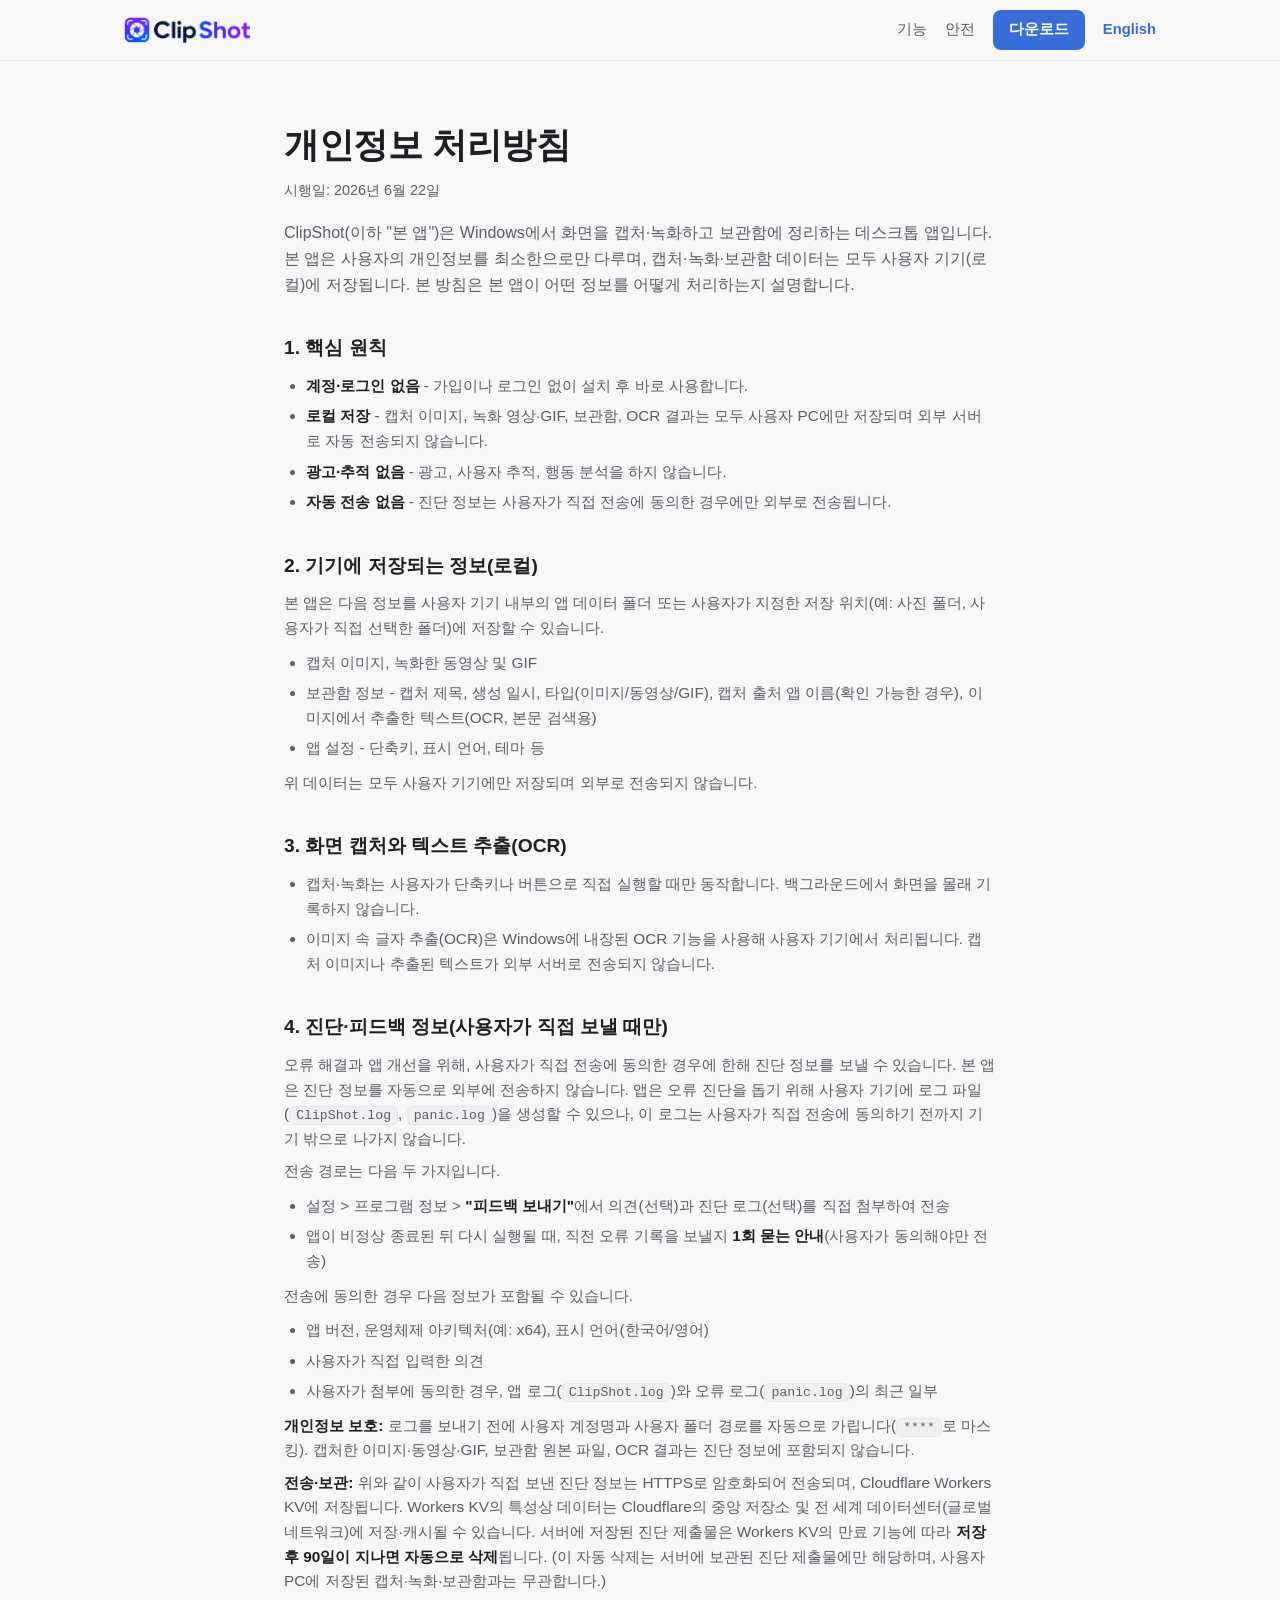
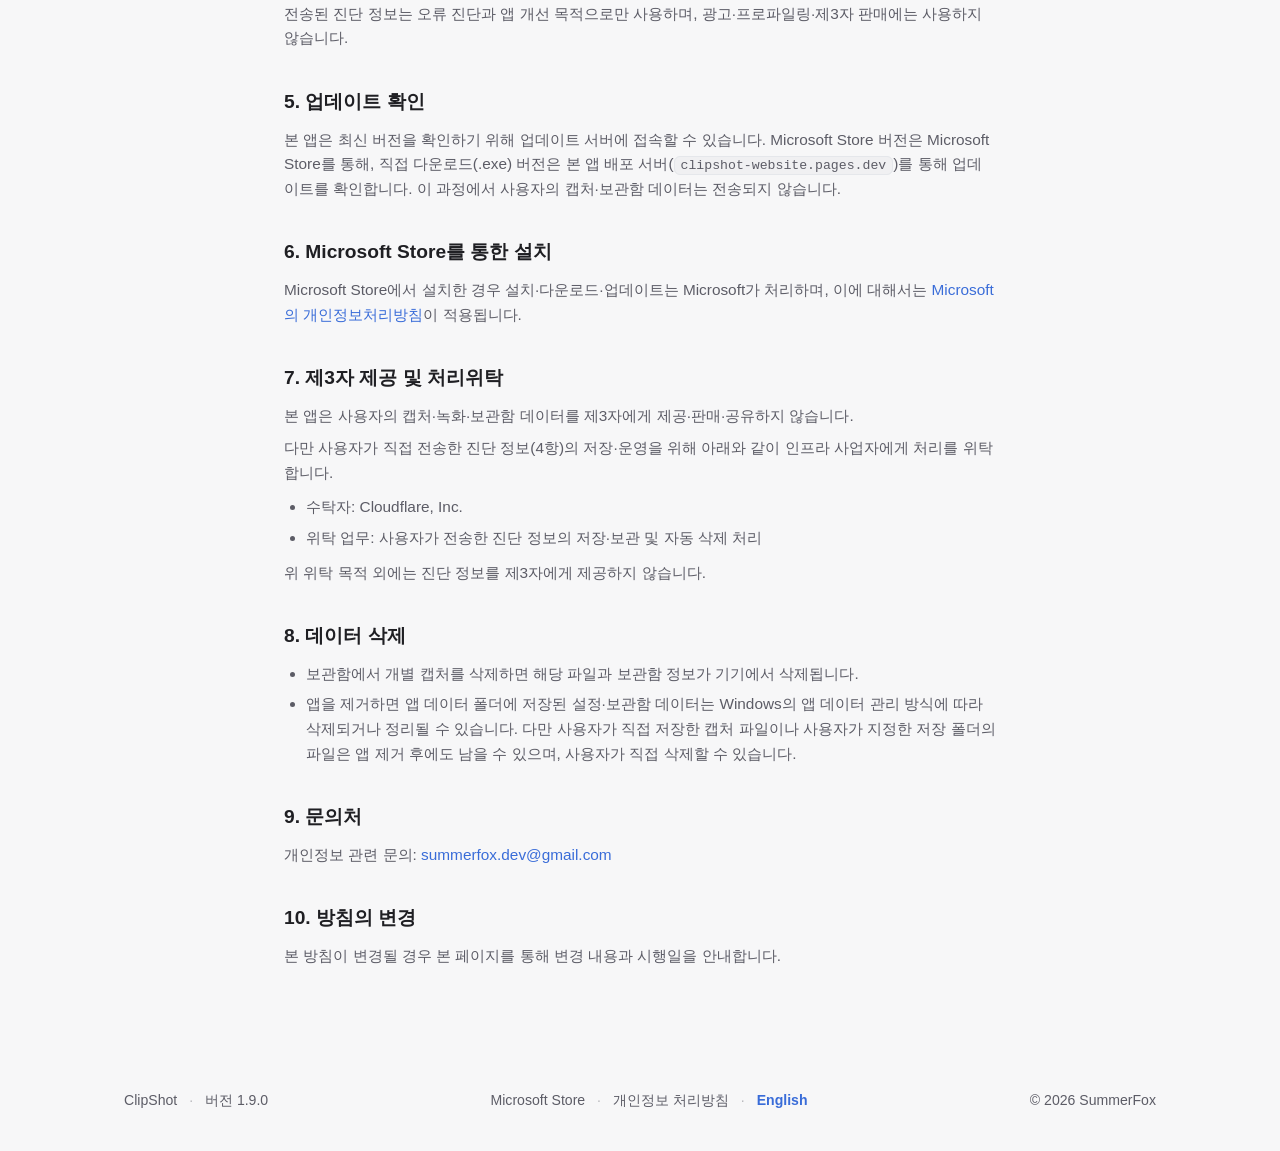
<file: privacy.html>
<!DOCTYPE html>
<html lang="ko">
<head>
  <meta charset="UTF-8" />
  <meta name="viewport" content="width=device-width, initial-scale=1.0" />
  <title>개인정보 처리방침 - ClipShot</title>
  <meta name="description" content="ClipShot 화면 캡처·녹화 도구의 개인정보 처리방침. 캡처·녹화·보관함은 모두 사용자 기기에 저장되며, 광고·추적·자동 수집이 없습니다." />
  <meta name="robots" content="index, follow" />
  <link rel="icon" type="image/png" href="assets/favicon.png" />
  <link rel="stylesheet" href="styles.css" />
</head>
<body>
  <header>
    <div class="wrap nav">
      <a href="/" class="nav-brand"><picture>
        <source srcset="assets/clipshot-wordmark-dark.png" media="(prefers-color-scheme: dark)" />
        <img src="assets/clipshot-wordmark.png" alt="ClipShot" />
      </picture></a>
      <nav class="nav-right">
        <a href="/#features">기능</a>
        <a href="/#safety">안전</a>
        <a class="nav-cta" href="/#download">다운로드</a>
        <a class="lang-switch" href="en/privacy.html">English</a>
      </nav>
    </div>
  </header>

  <main class="doc">
    <h1>개인정보 처리방침</h1>
    <p class="updated">시행일: 2026년 6월 22일</p>

    <p class="intro">
      ClipShot(이하 "본 앱")은 Windows에서 화면을 캡처·녹화하고 보관함에 정리하는 데스크톱 앱입니다.
      본 앱은 사용자의 개인정보를 최소한으로만 다루며, 캡처·녹화·보관함 데이터는 모두 사용자 기기(로컬)에 저장됩니다.
      본 방침은 본 앱이 어떤 정보를 어떻게 처리하는지 설명합니다.
    </p>

    <h2>1. 핵심 원칙</h2>
    <ul>
      <li><strong>계정·로그인 없음</strong> - 가입이나 로그인 없이 설치 후 바로 사용합니다.</li>
      <li><strong>로컬 저장</strong> - 캡처 이미지, 녹화 영상·GIF, 보관함, OCR 결과는 모두 사용자 PC에만 저장되며 외부 서버로 자동 전송되지 않습니다.</li>
      <li><strong>광고·추적 없음</strong> - 광고, 사용자 추적, 행동 분석을 하지 않습니다.</li>
      <li><strong>자동 전송 없음</strong> - 진단 정보는 사용자가 직접 전송에 동의한 경우에만 외부로 전송됩니다.</li>
    </ul>

    <h2>2. 기기에 저장되는 정보(로컬)</h2>
    <p>본 앱은 다음 정보를 사용자 기기 내부의 앱 데이터 폴더 또는 사용자가 지정한 저장 위치(예: 사진 폴더, 사용자가 직접 선택한 폴더)에 저장할 수 있습니다.</p>
    <ul>
      <li>캡처 이미지, 녹화한 동영상 및 GIF</li>
      <li>보관함 정보 - 캡처 제목, 생성 일시, 타입(이미지/동영상/GIF), 캡처 출처 앱 이름(확인 가능한 경우), 이미지에서 추출한 텍스트(OCR, 본문 검색용)</li>
      <li>앱 설정 - 단축키, 표시 언어, 테마 등</li>
    </ul>
    <p>위 데이터는 모두 사용자 기기에만 저장되며 외부로 전송되지 않습니다.</p>

    <h2>3. 화면 캡처와 텍스트 추출(OCR)</h2>
    <ul>
      <li>캡처·녹화는 사용자가 단축키나 버튼으로 직접 실행할 때만 동작합니다. 백그라운드에서 화면을 몰래 기록하지 않습니다.</li>
      <li>이미지 속 글자 추출(OCR)은 Windows에 내장된 OCR 기능을 사용해 사용자 기기에서 처리됩니다. 캡처 이미지나 추출된 텍스트가 외부 서버로 전송되지 않습니다.</li>
    </ul>

    <h2>4. 진단·피드백 정보(사용자가 직접 보낼 때만)</h2>
    <p>오류 해결과 앱 개선을 위해, 사용자가 직접 전송에 동의한 경우에 한해 진단 정보를 보낼 수 있습니다. 본 앱은 진단 정보를 자동으로 외부에 전송하지 않습니다. 앱은 오류 진단을 돕기 위해 사용자 기기에 로그 파일(<code>ClipShot.log</code>, <code>panic.log</code>)을 생성할 수 있으나, 이 로그는 사용자가 직접 전송에 동의하기 전까지 기기 밖으로 나가지 않습니다.</p>
    <p>전송 경로는 다음 두 가지입니다.</p>
    <ul>
      <li>설정 &gt; 프로그램 정보 &gt; <strong>"피드백 보내기"</strong>에서 의견(선택)과 진단 로그(선택)를 직접 첨부하여 전송</li>
      <li>앱이 비정상 종료된 뒤 다시 실행될 때, 직전 오류 기록을 보낼지 <strong>1회 묻는 안내</strong>(사용자가 동의해야만 전송)</li>
    </ul>
    <p>전송에 동의한 경우 다음 정보가 포함될 수 있습니다.</p>
    <ul>
      <li>앱 버전, 운영체제 아키텍처(예: x64), 표시 언어(한국어/영어)</li>
      <li>사용자가 직접 입력한 의견</li>
      <li>사용자가 첨부에 동의한 경우, 앱 로그(<code>ClipShot.log</code>)와 오류 로그(<code>panic.log</code>)의 최근 일부</li>
    </ul>
    <p>
      <strong>개인정보 보호:</strong> 로그를 보내기 전에 사용자 계정명과 사용자 폴더 경로를 자동으로 가립니다(<code>****</code>로 마스킹).
      캡처한 이미지·동영상·GIF, 보관함 원본 파일, OCR 결과는 진단 정보에 포함되지 않습니다.
    </p>
    <p>
      <strong>전송·보관:</strong> 위와 같이 사용자가 직접 보낸 진단 정보는 HTTPS로 암호화되어 전송되며, Cloudflare Workers KV에 저장됩니다.
      Workers KV의 특성상 데이터는 Cloudflare의 중앙 저장소 및 전 세계 데이터센터(글로벌 네트워크)에 저장·캐시될 수 있습니다.
      서버에 저장된 진단 제출물은 Workers KV의 만료 기능에 따라 <strong>저장 후 90일이 지나면 자동으로 삭제</strong>됩니다. (이 자동 삭제는 서버에 보관된 진단 제출물에만 해당하며, 사용자 PC에 저장된 캡처·녹화·보관함과는 무관합니다.)
    </p>
    <p>
      전송된 진단 정보는 오류 진단과 앱 개선 목적으로만 사용하며, 광고·프로파일링·제3자 판매에는 사용하지 않습니다.
    </p>

    <h2>5. 업데이트 확인</h2>
    <p>
      본 앱은 최신 버전을 확인하기 위해 업데이트 서버에 접속할 수 있습니다.
      Microsoft Store 버전은 Microsoft Store를 통해, 직접 다운로드(.exe) 버전은 본 앱 배포 서버(<code>clipshot-website.pages.dev</code>)를 통해 업데이트를 확인합니다.
      이 과정에서 사용자의 캡처·보관함 데이터는 전송되지 않습니다.
    </p>

    <h2>6. Microsoft Store를 통한 설치</h2>
    <p>
      Microsoft Store에서 설치한 경우 설치·다운로드·업데이트는 Microsoft가 처리하며, 이에 대해서는
      <a href="https://privacy.microsoft.com/privacystatement" target="_blank" rel="noopener">Microsoft의 개인정보처리방침</a>이 적용됩니다.
    </p>

    <h2>7. 제3자 제공 및 처리위탁</h2>
    <p>본 앱은 사용자의 캡처·녹화·보관함 데이터를 제3자에게 제공·판매·공유하지 않습니다.</p>
    <p>다만 사용자가 직접 전송한 진단 정보(4항)의 저장·운영을 위해 아래와 같이 인프라 사업자에게 처리를 위탁합니다.</p>
    <ul>
      <li>수탁자: Cloudflare, Inc.</li>
      <li>위탁 업무: 사용자가 전송한 진단 정보의 저장·보관 및 자동 삭제 처리</li>
    </ul>
    <p>위 위탁 목적 외에는 진단 정보를 제3자에게 제공하지 않습니다.</p>

    <h2>8. 데이터 삭제</h2>
    <ul>
      <li>보관함에서 개별 캡처를 삭제하면 해당 파일과 보관함 정보가 기기에서 삭제됩니다.</li>
      <li>앱을 제거하면 앱 데이터 폴더에 저장된 설정·보관함 데이터는 Windows의 앱 데이터 관리 방식에 따라 삭제되거나 정리될 수 있습니다. 다만 사용자가 직접 저장한 캡처 파일이나 사용자가 지정한 저장 폴더의 파일은 앱 제거 후에도 남을 수 있으며, 사용자가 직접 삭제할 수 있습니다.</li>
    </ul>

    <h2>9. 문의처</h2>
    <p>개인정보 관련 문의: <a href="mailto:summerfox.dev@gmail.com">summerfox.dev@gmail.com</a></p>

    <h2>10. 방침의 변경</h2>
    <p>본 방침이 변경될 경우 본 페이지를 통해 변경 내용과 시행일을 안내합니다.</p>
  </main>

  <footer>
    <div class="wrap foot">
      <div>ClipShot <span class="dot">·</span> 버전 <span id="appVersion"></span></div>
      <div>
        <a href="https://apps.microsoft.com/detail/9PPDRC62BRP4?hl=ko-kr&amp;gl=KR" target="_blank" rel="noopener">Microsoft Store</a>
        <span class="dot">·</span>
        <a href="/privacy.html">개인정보 처리방침</a>
        <span class="dot">·</span>
        <a class="lang-switch" href="en/privacy.html">English</a>
      </div>
      <div>© 2026 SummerFox</div>
    </div>
  </footer>
  <script>
    fetch('/version.json').then(function (r) { return r.json(); }).then(function (d) {
      if (d && d.version) {
        var el = document.getElementById('appVersion');
        if (el) el.textContent = d.version;
      }
    }).catch(function () {});
  </script>
</body>
</html>
</file>
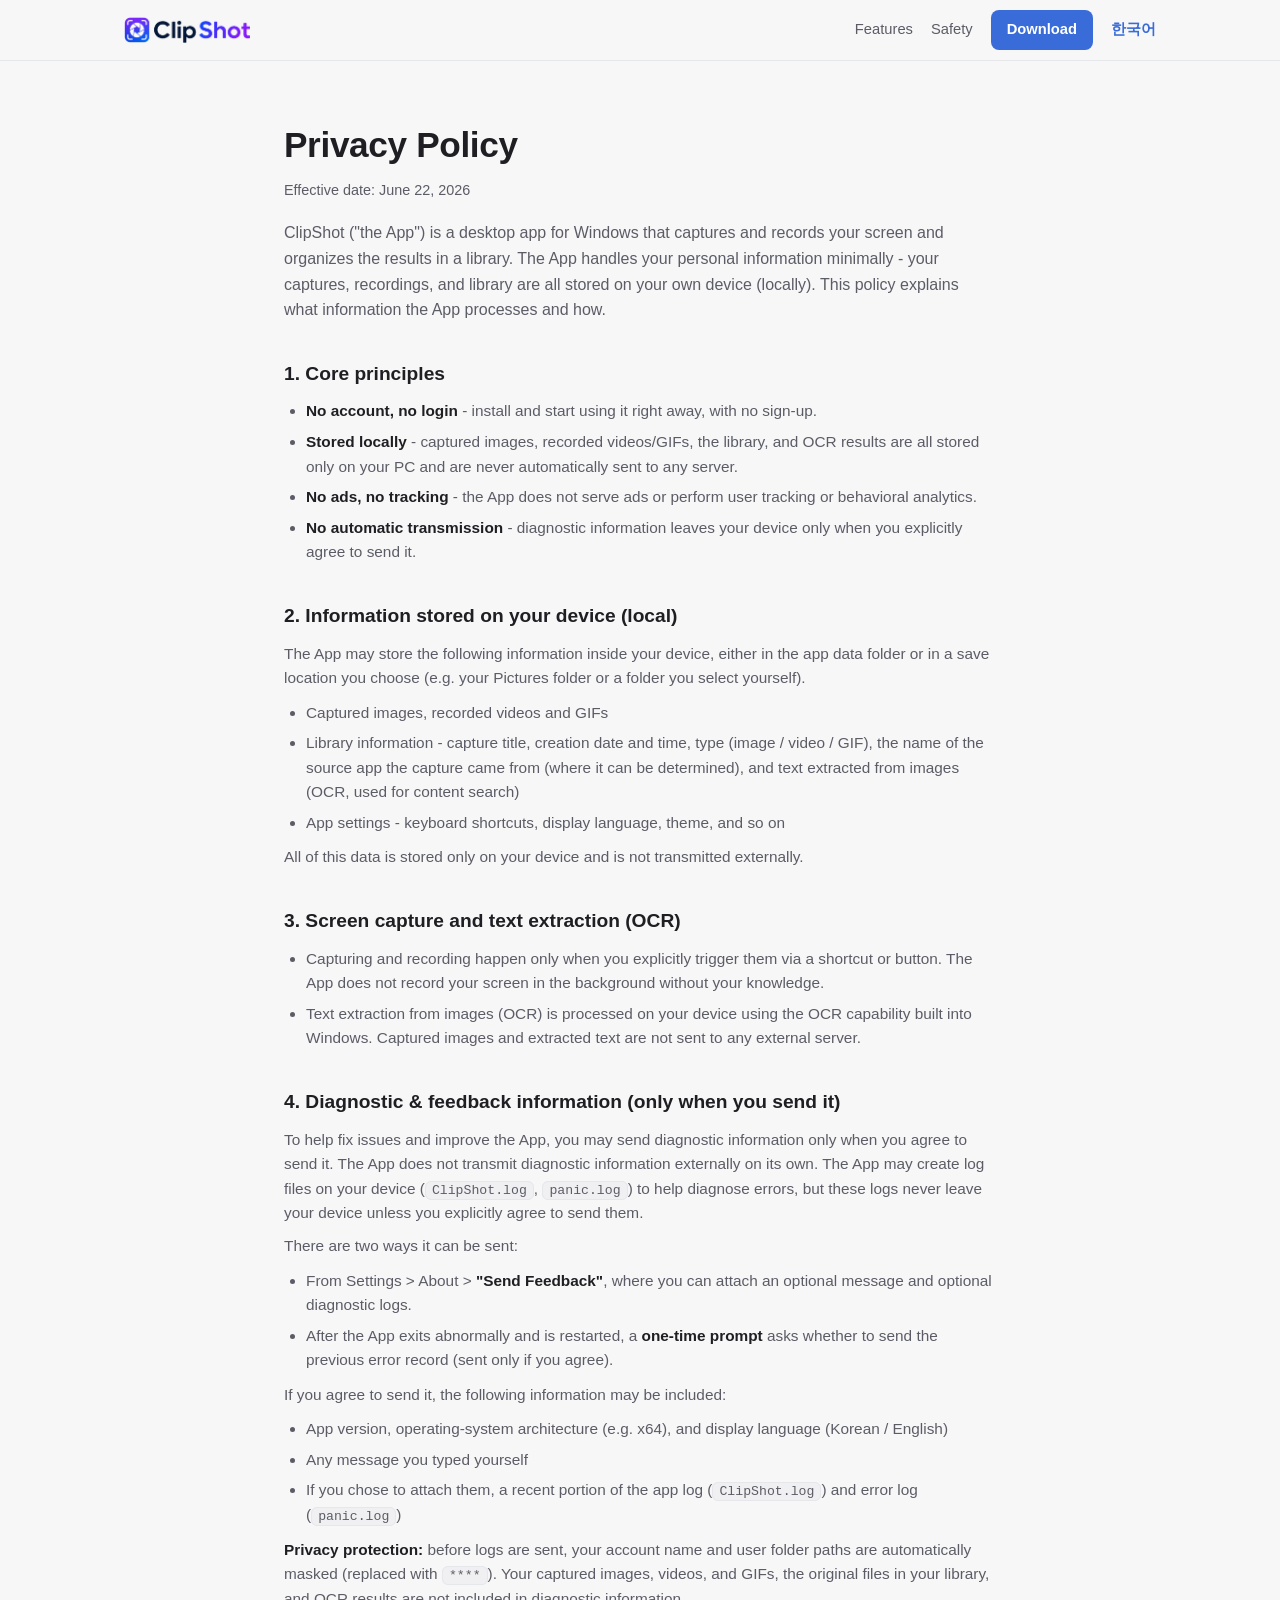
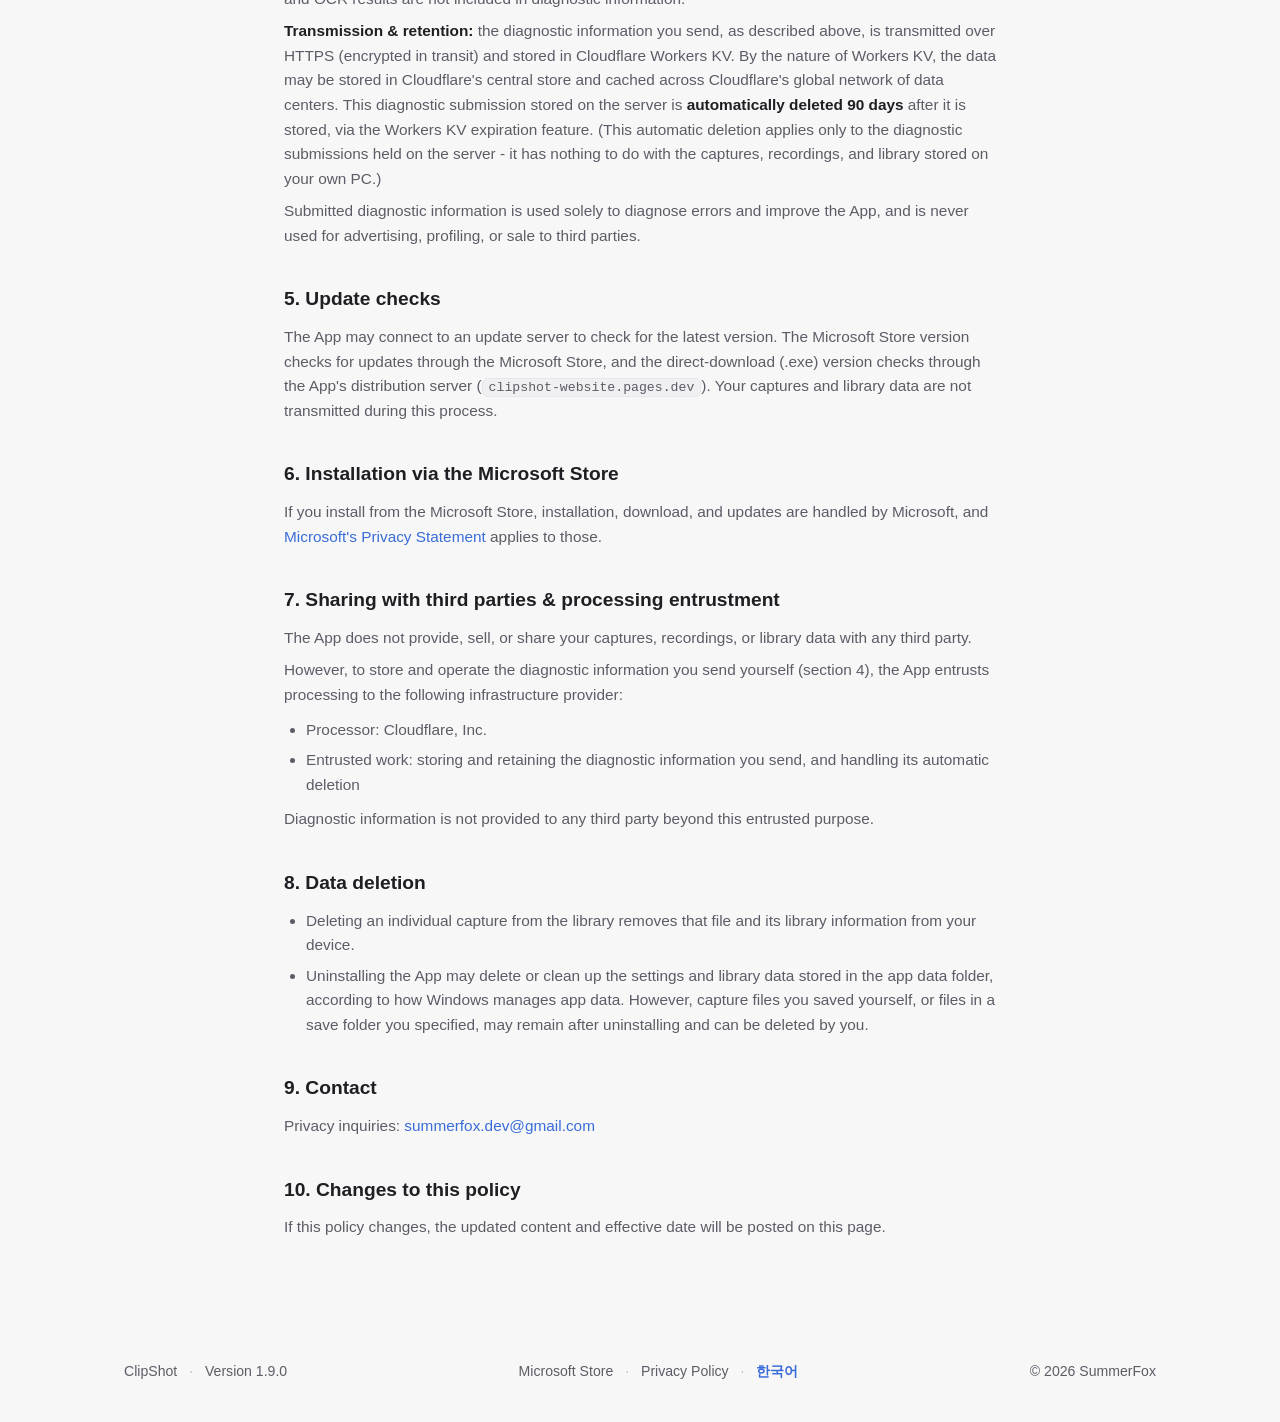
<file: en/privacy.html>
<!DOCTYPE html>
<html lang="en">
<head>
  <meta charset="UTF-8" />
  <meta name="viewport" content="width=device-width, initial-scale=1.0" />
  <title>Privacy Policy - ClipShot</title>
  <meta name="description" content="Privacy policy for the ClipShot screen capture & recording tool. Captures, recordings, and the library all stay on your device - no ads, no tracking, no automatic collection." />
  <meta name="robots" content="index, follow" />
  <link rel="icon" type="image/png" href="../assets/favicon.png" />
  <link rel="stylesheet" href="../styles.css" />
</head>
<body>
  <header>
    <div class="wrap nav">
      <a href="/en/" class="nav-brand"><picture>
        <source srcset="../assets/clipshot-wordmark-dark.png" media="(prefers-color-scheme: dark)" />
        <img src="../assets/clipshot-wordmark.png" alt="ClipShot" />
      </picture></a>
      <nav class="nav-right">
        <a href="/en/#features">Features</a>
        <a href="/en/#safety">Safety</a>
        <a class="nav-cta" href="/en/#download">Download</a>
        <a class="lang-switch" href="../privacy.html">한국어</a>
      </nav>
    </div>
  </header>

  <main class="doc">
    <h1>Privacy Policy</h1>
    <p class="updated">Effective date: June 22, 2026</p>

    <p class="intro">
      ClipShot ("the App") is a desktop app for Windows that captures and records your screen and organizes the results in a library.
      The App handles your personal information minimally - your captures, recordings, and library are all stored on your own device (locally).
      This policy explains what information the App processes and how.
    </p>

    <h2>1. Core principles</h2>
    <ul>
      <li><strong>No account, no login</strong> - install and start using it right away, with no sign-up.</li>
      <li><strong>Stored locally</strong> - captured images, recorded videos/GIFs, the library, and OCR results are all stored only on your PC and are never automatically sent to any server.</li>
      <li><strong>No ads, no tracking</strong> - the App does not serve ads or perform user tracking or behavioral analytics.</li>
      <li><strong>No automatic transmission</strong> - diagnostic information leaves your device only when you explicitly agree to send it.</li>
    </ul>

    <h2>2. Information stored on your device (local)</h2>
    <p>The App may store the following information inside your device, either in the app data folder or in a save location you choose (e.g. your Pictures folder or a folder you select yourself).</p>
    <ul>
      <li>Captured images, recorded videos and GIFs</li>
      <li>Library information - capture title, creation date and time, type (image / video / GIF), the name of the source app the capture came from (where it can be determined), and text extracted from images (OCR, used for content search)</li>
      <li>App settings - keyboard shortcuts, display language, theme, and so on</li>
    </ul>
    <p>All of this data is stored only on your device and is not transmitted externally.</p>

    <h2>3. Screen capture and text extraction (OCR)</h2>
    <ul>
      <li>Capturing and recording happen only when you explicitly trigger them via a shortcut or button. The App does not record your screen in the background without your knowledge.</li>
      <li>Text extraction from images (OCR) is processed on your device using the OCR capability built into Windows. Captured images and extracted text are not sent to any external server.</li>
    </ul>

    <h2>4. Diagnostic & feedback information (only when you send it)</h2>
    <p>To help fix issues and improve the App, you may send diagnostic information only when you agree to send it. The App does not transmit diagnostic information externally on its own. The App may create log files on your device (<code>ClipShot.log</code>, <code>panic.log</code>) to help diagnose errors, but these logs never leave your device unless you explicitly agree to send them.</p>
    <p>There are two ways it can be sent:</p>
    <ul>
      <li>From Settings &gt; About &gt; <strong>"Send Feedback"</strong>, where you can attach an optional message and optional diagnostic logs.</li>
      <li>After the App exits abnormally and is restarted, a <strong>one-time prompt</strong> asks whether to send the previous error record (sent only if you agree).</li>
    </ul>
    <p>If you agree to send it, the following information may be included:</p>
    <ul>
      <li>App version, operating-system architecture (e.g. x64), and display language (Korean / English)</li>
      <li>Any message you typed yourself</li>
      <li>If you chose to attach them, a recent portion of the app log (<code>ClipShot.log</code>) and error log (<code>panic.log</code>)</li>
    </ul>
    <p>
      <strong>Privacy protection:</strong> before logs are sent, your account name and user folder paths are automatically masked (replaced with <code>****</code>).
      Your captured images, videos, and GIFs, the original files in your library, and OCR results are not included in diagnostic information.
    </p>
    <p>
      <strong>Transmission & retention:</strong> the diagnostic information you send, as described above, is transmitted over HTTPS (encrypted in transit) and stored in Cloudflare Workers KV.
      By the nature of Workers KV, the data may be stored in Cloudflare's central store and cached across Cloudflare's global network of data centers.
      This diagnostic submission stored on the server is <strong>automatically deleted 90 days</strong> after it is stored, via the Workers KV expiration feature. (This automatic deletion applies only to the diagnostic submissions held on the server - it has nothing to do with the captures, recordings, and library stored on your own PC.)
    </p>
    <p>
      Submitted diagnostic information is used solely to diagnose errors and improve the App, and is never used for advertising, profiling, or sale to third parties.
    </p>

    <h2>5. Update checks</h2>
    <p>
      The App may connect to an update server to check for the latest version.
      The Microsoft Store version checks for updates through the Microsoft Store, and the direct-download (.exe) version checks through the App's distribution server (<code>clipshot-website.pages.dev</code>).
      Your captures and library data are not transmitted during this process.
    </p>

    <h2>6. Installation via the Microsoft Store</h2>
    <p>
      If you install from the Microsoft Store, installation, download, and updates are handled by Microsoft, and
      <a href="https://privacy.microsoft.com/privacystatement" target="_blank" rel="noopener">Microsoft's Privacy Statement</a> applies to those.
    </p>

    <h2>7. Sharing with third parties &amp; processing entrustment</h2>
    <p>The App does not provide, sell, or share your captures, recordings, or library data with any third party.</p>
    <p>However, to store and operate the diagnostic information you send yourself (section 4), the App entrusts processing to the following infrastructure provider:</p>
    <ul>
      <li>Processor: Cloudflare, Inc.</li>
      <li>Entrusted work: storing and retaining the diagnostic information you send, and handling its automatic deletion</li>
    </ul>
    <p>Diagnostic information is not provided to any third party beyond this entrusted purpose.</p>

    <h2>8. Data deletion</h2>
    <ul>
      <li>Deleting an individual capture from the library removes that file and its library information from your device.</li>
      <li>Uninstalling the App may delete or clean up the settings and library data stored in the app data folder, according to how Windows manages app data. However, capture files you saved yourself, or files in a save folder you specified, may remain after uninstalling and can be deleted by you.</li>
    </ul>

    <h2>9. Contact</h2>
    <p>Privacy inquiries: <a href="mailto:summerfox.dev@gmail.com">summerfox.dev@gmail.com</a></p>

    <h2>10. Changes to this policy</h2>
    <p>If this policy changes, the updated content and effective date will be posted on this page.</p>
  </main>

  <footer>
    <div class="wrap foot">
      <div>ClipShot <span class="dot">·</span> Version <span id="appVersion"></span></div>
      <div>
        <a href="https://apps.microsoft.com/detail/9PPDRC62BRP4?hl=en-us&amp;gl=US" target="_blank" rel="noopener">Microsoft Store</a>
        <span class="dot">·</span>
        <a href="/en/privacy.html">Privacy Policy</a>
        <span class="dot">·</span>
        <a class="lang-switch" href="../privacy.html">한국어</a>
      </div>
      <div>© 2026 SummerFox</div>
    </div>
  </footer>
  <script>
    fetch('/version.json').then(function (r) { return r.json(); }).then(function (d) {
      if (d && d.version) {
        var el = document.getElementById('appVersion');
        if (el) el.textContent = d.version;
      }
    }).catch(function () {});
  </script>
</body>
</html>
</file>
<file: styles.css>
/* ClipShot 랜딩 페이지 — 앱 브랜드 색상(App.css --ms-*)과 일치. 라이트/다크 자동. */
:root {
  --bg: #f7f7f8;
  --fg: #1f1f23;
  --fg-soft: #5c5c66;
  --surface: #ffffff;
  --surface-2: #f0f0f2;
  --border: #e5e7eb;
  --accent: #396cd8;
  --accent-fg: #ffffff;
  --accent-soft: rgba(57, 108, 216, 0.08);
  --shadow: 0 1px 3px rgba(0, 0, 0, 0.06), 0 8px 24px rgba(0, 0, 0, 0.06);
  --radius: 14px;
  --maxw: 1080px;
}
@media (prefers-color-scheme: dark) {
  :root {
    --bg: #1f1f23;
    --fg: #f0f0f2;
    --fg-soft: #a5a5b0;
    --surface: #2a2a2f;
    --surface-2: #26262b;
    --border: #3a3a42;
    --accent: #5b8df2;
    --accent-soft: rgba(91, 141, 242, 0.14);
    --shadow: 0 1px 3px rgba(0, 0, 0, 0.3), 0 8px 24px rgba(0, 0, 0, 0.35);
  }
}

* { box-sizing: border-box; margin: 0; padding: 0; }
html { scroll-behavior: smooth; }
body {
  font-family: -apple-system, BlinkMacSystemFont, "Segoe UI", "Malgun Gothic",
    Roboto, "Helvetica Neue", Arial, sans-serif;
  background: var(--bg);
  color: var(--fg);
  line-height: 1.6;
  -webkit-font-smoothing: antialiased;
}
a { color: inherit; text-decoration: none; }
.wrap { width: 100%; max-width: var(--maxw); margin: 0 auto; padding: 0 24px; }

/* ── 헤더 ── */
header {
  position: sticky; top: 0; z-index: 10;
  backdrop-filter: saturate(180%) blur(12px);
  background: color-mix(in srgb, var(--bg) 82%, transparent);
  border-bottom: 1px solid var(--border);
}
.nav { display: flex; align-items: center; justify-content: space-between; height: 60px; }
.nav-brand { display: flex; align-items: center; gap: 10px; font-weight: 700; }
.nav-brand img { height: 26px; width: auto; display: block; }
.nav-right { display: flex; align-items: center; gap: 18px; font-size: 0.92rem; }
.nav-right a { color: var(--fg-soft); transition: color 0.15s; white-space: nowrap; }
.nav-right a:hover { color: var(--fg); }
.nav-right .nav-cta { background: var(--accent); color: var(--accent-fg); padding: 8px 16px; border-radius: 8px; font-weight: 600; }
.nav-right .nav-cta:hover { color: var(--accent-fg); box-shadow: var(--shadow); }
@media (max-width: 640px) { .nav-right { gap: 12px; } .nav-right a:not(.nav-cta):not(.lang-switch) { display: none; } }
.lang-switch { color: var(--accent) !important; font-weight: 600; }

/* ── 버튼 ── */
.btn {
  display: inline-flex; align-items: center; gap: 8px;
  padding: 13px 24px; border-radius: 12px; font-size: 1rem; font-weight: 600;
  border: 1px solid transparent; cursor: pointer; transition: transform 0.12s, box-shadow 0.15s, background 0.15s;
}
.btn-primary { background: var(--accent); color: var(--accent-fg); box-shadow: var(--shadow); }
.btn-primary:hover { transform: translateY(-1px); }
.btn-secondary { background: var(--surface); color: var(--fg); border-color: var(--border); }
.btn-secondary:hover { border-color: var(--accent); color: var(--accent); }
.btn-disabled { background: var(--surface-2); color: var(--fg-soft); cursor: not-allowed; border-color: var(--border); }
.btn .sub { font-size: 0.74rem; font-weight: 500; opacity: 0.85; }
.btn-col { flex-direction: column; align-items: center; gap: 2px; line-height: 1.25; }

/* ── 히어로 ── */
.hero { text-align: center; padding: 88px 0 64px; }
.hero-logo { width: 96px; height: 96px; margin: 0 auto 24px; display: block; filter: drop-shadow(0 8px 20px rgba(0,0,0,0.12)); }
.hero h1 { font-size: clamp(2rem, 5vw, 3.2rem); font-weight: 800; letter-spacing: -0.02em; line-height: 1.15; }
.hero h1 .accent { color: var(--accent); }
.hero p.lead { font-size: clamp(1.05rem, 2.4vw, 1.3rem); color: var(--fg-soft); margin: 18px auto 0; max-width: 620px; }
.hero .cta { display: flex; gap: 14px; justify-content: center; flex-wrap: wrap; margin-top: 36px; }
.hero .meta { margin-top: 20px; font-size: 0.88rem; color: var(--fg-soft); }
.hero .meta + .meta { margin-top: 6px; }
html.is-mobile .pc-only { display: none; }
.mobile-only { display: none; }
html.is-mobile .mobile-only {
  display: block;
  width: fit-content;
  margin-left: auto;
  margin-right: auto;
  background: var(--accent-soft);
  color: var(--accent);
  border: 1px solid color-mix(in srgb, var(--accent) 25%, transparent);
  border-radius: 12px;
  padding: 10px 18px;
  font-weight: 600;
}

/* ── 섹션 ── */
section { padding: 56px 0; }
.section-title { text-align: center; font-size: clamp(1.5rem, 3vw, 2rem); font-weight: 800; letter-spacing: -0.01em; }
.section-sub { text-align: center; color: var(--fg-soft); margin-top: 8px; }

/* ── 기능 그리드 ── */
.features { display: grid; grid-template-columns: repeat(3, 1fr); gap: 18px; margin-top: 40px; }
@media (max-width: 860px) { .features { grid-template-columns: repeat(2, 1fr); } }
@media (max-width: 560px) { .features { grid-template-columns: 1fr; } }
.card {
  background: var(--surface); border: 1px solid var(--border); border-radius: var(--radius);
  padding: 26px 22px; transition: transform 0.15s, box-shadow 0.15s, border-color 0.15s;
}
.card:hover { transform: translateY(-3px); box-shadow: var(--shadow); border-color: var(--accent); }
.card .icon {
  width: 46px; height: 46px; border-radius: 12px; background: var(--accent-soft); color: var(--accent);
  display: grid; place-items: center; margin-bottom: 16px;
}
.card .icon svg { width: 24px; height: 24px; }
.card h3 { font-size: 1.12rem; font-weight: 700; }
.card p { color: var(--fg-soft); margin-top: 6px; font-size: 0.95rem; }
.card kbd {
  display: inline-block; margin-top: 10px; font-size: 0.78rem; font-family: ui-monospace, "Cascadia Code", Consolas, monospace;
  background: var(--surface-2); border: 1px solid var(--border); border-radius: 6px; padding: 2px 7px; color: var(--fg-soft);
}

/* ── 다운로드 ── */
.download { background: var(--surface-2); border-top: 1px solid var(--border); border-bottom: 1px solid var(--border); }
.download .cta { display: flex; gap: 14px; justify-content: center; flex-wrap: wrap; margin-top: 32px; }
.download .note { text-align: center; color: var(--fg-soft); font-size: 0.86rem; margin-top: 18px; }

/* ── 사용 시나리오 ── */
.usecases { display: grid; grid-template-columns: repeat(auto-fit, minmax(180px, 1fr)); gap: 30px 22px; margin-top: 40px; }
@media (max-width: 480px) { .usecases { grid-template-columns: 1fr; } }
.usecase { text-align: center; }
.usecase .uc-ico {
  width: 50px; height: 50px; border-radius: 14px; background: var(--accent-soft); color: var(--accent);
  display: grid; place-items: center; margin: 0 auto 14px;
}
.usecase .uc-ico svg { width: 25px; height: 25px; }
.usecase h3 { font-size: 1.02rem; font-weight: 700; }
.usecase p { color: var(--fg-soft); margin-top: 6px; font-size: 0.9rem; }

/* ── 개인정보·로컬 ── */
#features { background: var(--surface-2); border-top: 1px solid var(--border); border-bottom: 1px solid var(--border); }
.usecases-sec { background: var(--surface-2); border-top: 1px solid var(--border); border-bottom: 1px solid var(--border); }
.trust { display: grid; grid-template-columns: repeat(auto-fit, minmax(200px, 1fr)); gap: 18px; margin-top: 40px; }
.trust-item { text-align: center; padding: 8px 10px; }
.trust-ico {
  width: 54px; height: 54px; border-radius: 15px; background: var(--accent-soft); color: var(--accent);
  display: grid; place-items: center; margin: 0 auto 14px;
}
.trust-ico svg { width: 27px; height: 27px; }
.trust-item h3 { font-size: 1.08rem; font-weight: 700; }
.trust-item p { color: var(--fg-soft); margin-top: 6px; font-size: 0.94rem; }

/* ── 시스템 요구사항 · macOS 안내 ── */
.sysreq { text-align: center; color: var(--fg-soft); font-size: 0.9rem; margin-top: 16px; }
.mac-tease {
  text-align: center; margin-top: 12px; font-size: 0.88rem; color: var(--fg-soft);
  display: inline-flex; align-items: center; gap: 7px;
}
.mac-tease .pill {
  background: var(--accent-soft); color: var(--accent); font-weight: 600;
  border-radius: 999px; padding: 2px 10px; font-size: 0.78rem;
}
.mac-tease-wrap { text-align: center; }
/* OS 분기 다운로드 */
[hidden] { display: none !important; }
.os-block { text-align: center; }
.os-switch {
  display: inline-flex; align-items: center; gap: 6px;
  margin: 24px auto 0; padding: 9px 18px;
  background: none; border: 1px solid var(--border); border-radius: 999px;
  color: var(--fg-soft); font: inherit; font-size: 0.86rem; font-weight: 500;
  cursor: pointer; transition: border-color .15s, color .15s;
}
.os-switch:hover { border-color: var(--accent); color: var(--accent); }
.beta-tag {
  display: inline-block; vertical-align: middle; margin-left: 6px;
  font-size: 0.6rem; font-weight: 700; letter-spacing: 0.05em;
  padding: 2px 7px; border-radius: 999px;
  background: rgba(255, 255, 255, 0.25); color: #fff;
}
/* macOS 베타 설치 안내 (터미널) */
.mac-guide { max-width: 680px; margin: 16px auto 0; scroll-margin-top: 80px; }
.meta a { color: var(--accent); text-decoration: underline; font-weight: 600; }
.mac-guide .note { margin-top: 12px; }
.mac-steps {
  text-align: left; margin: 8px 0 0; padding-left: 24px;
  font-size: 0.9rem; color: var(--fg-soft); line-height: 1.7;
}
.mac-steps li { margin: 3px 0; }
.cmd {
  display: block; margin: 12px 0; padding: 11px 14px;
  font-family: ui-monospace, "Cascadia Code", Consolas, monospace; font-size: 0.82rem;
  text-align: left; color: var(--fg); overflow-x: auto; white-space: nowrap;
  background: var(--surface); border: 1px solid var(--border); border-radius: 8px;
  -webkit-user-select: all; user-select: all;
}
.cmd-row { display: flex; align-items: stretch; gap: 8px; max-width: 680px; margin: 12px auto; }
.cmd-row .cmd { flex: 1; min-width: 0; margin: 0; }
.cmd-copy {
  flex-shrink: 0; padding: 0 16px; border-radius: 8px; cursor: pointer;
  font: inherit; font-size: 0.82rem; font-weight: 600; white-space: nowrap;
  background: var(--accent); color: var(--accent-fg); border: 1px solid var(--accent);
  transition: filter .12s, background .12s, color .12s;
}
.cmd-copy:hover { filter: brightness(1.06); }
.cmd-copy.copied { background: var(--surface); color: var(--accent); border-color: var(--accent); }
code:not(.cmd) {
  font-family: ui-monospace, "Cascadia Code", Consolas, monospace; font-size: 0.86em;
  background: var(--surface); border: 1px solid var(--border); border-radius: 5px; padding: 1px 5px;
}
.mac-steps kbd {
  font-family: ui-monospace, Consolas, monospace; font-size: 0.82em;
  background: var(--surface-2); border: 1px solid var(--border); border-radius: 5px; padding: 1px 5px;
}
.os-note {
  max-width: 560px; margin: 18px auto 0; text-align: center; font-size: 0.9rem;
  background: var(--accent-soft); color: var(--accent); border: 1px solid var(--accent);
  border-radius: 10px; padding: 10px 16px;
}

/* ── 문서 페이지(개인정보 처리방침 등) ── */
.doc { max-width: 760px; margin: 0 auto; padding: 56px 24px 80px; }
.doc h1 { font-size: clamp(1.7rem, 4vw, 2.2rem); font-weight: 800; letter-spacing: -0.01em; }
.doc .updated { color: var(--fg-soft); font-size: 0.9rem; margin-top: 6px; }
.doc .intro { color: var(--fg-soft); margin-top: 18px; font-size: 1rem; }
.doc h2 { font-size: 1.2rem; font-weight: 700; margin: 36px 0 10px; }
.doc h3 { font-size: 1.02rem; font-weight: 700; margin: 22px 0 6px; }
.doc p, .doc li { color: var(--fg-soft); font-size: 0.96rem; }
.doc p { margin-top: 8px; }
.doc ul { padding-left: 22px; margin: 10px 0; }
.doc li { margin: 6px 0; }
.doc a { color: var(--accent); }
.doc a:hover { text-decoration: underline; }
.doc strong { color: var(--fg); font-weight: 600; }
.doc code {
  font-family: ui-monospace, "Cascadia Code", Consolas, monospace; font-size: 0.86em;
  background: var(--surface-2); border: 1px solid var(--border); border-radius: 6px; padding: 1px 6px;
}
.doc .callout {
  background: var(--accent-soft); border: 1px solid var(--accent); border-radius: var(--radius);
  padding: 16px 18px; margin: 16px 0;
}
.doc .callout p { margin-top: 0; }
.doc .callout p + p { margin-top: 8px; }
.doc .callout .en { font-style: italic; font-size: 0.88rem; }

/* ── 푸터 ── */
footer { padding: 40px 0; color: var(--fg-soft); font-size: 0.88rem; }
.foot { display: flex; align-items: center; justify-content: space-between; flex-wrap: wrap; gap: 12px; }
.foot a { color: var(--fg-soft); }
.foot a:hover { color: var(--accent); }
.foot .dot { opacity: 0.4; margin: 0 8px; }
</file>
